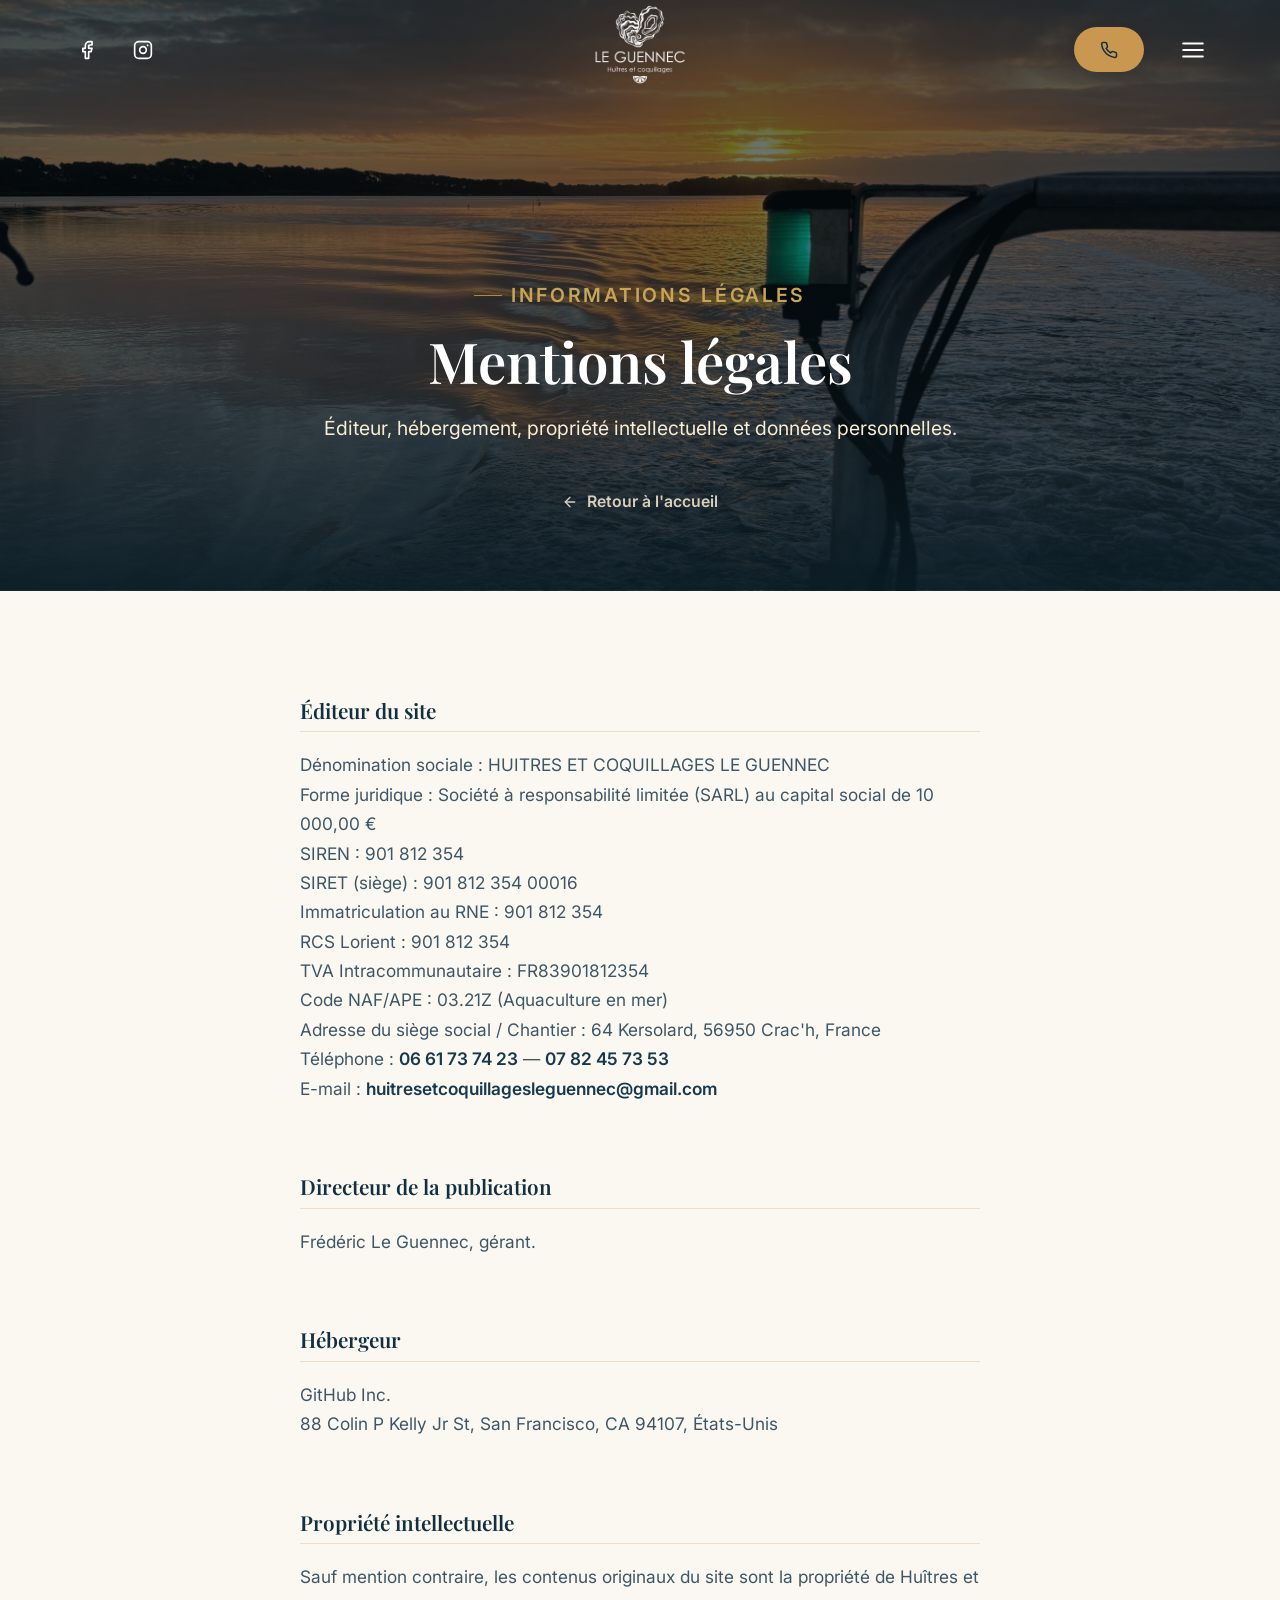
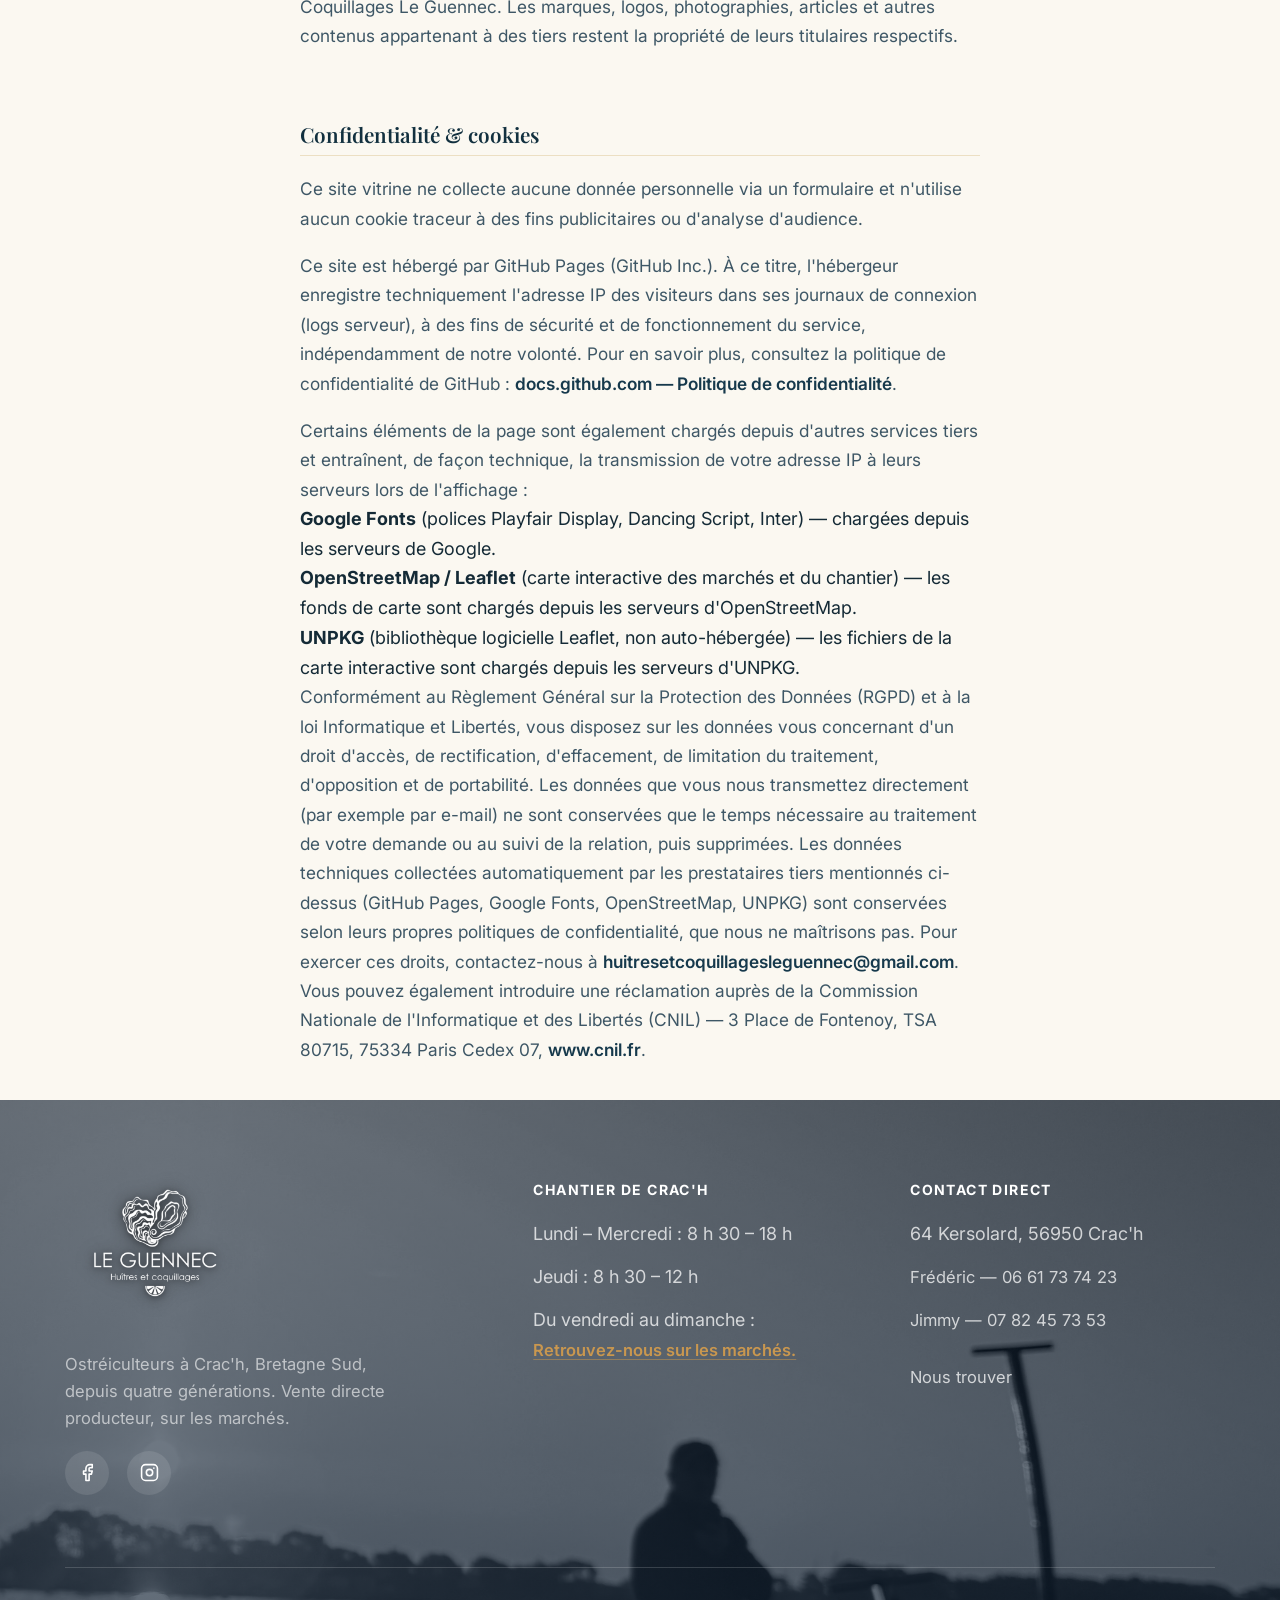
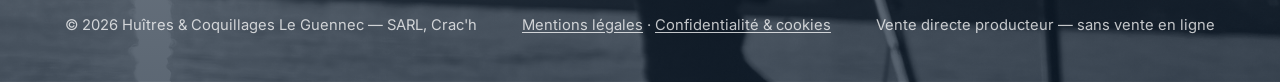
<file: mentions-legales.html>
<!DOCTYPE html>
<html lang="fr">
<head>
<meta charset="UTF-8">
<meta name="viewport" content="width=device-width, initial-scale=1">
<meta name="google-site-verification" content="tB6l-SqhukYmrdWB9x6UYOI8P5B4YPythhNkaQeLWqQ" />
<title>Mentions Légales | Huîtres Le Guennec, Producteur en Bretagne Sud</title>
<meta name="description" content="Mentions légales du site Huîtres Le Guennec, producteur d'huîtres de Bretagne Sud : éditeur, hébergeur, propriété intellectuelle et cookies.">
<meta name="keywords" content="huîtres le guennec, huitres le guennec, huitres saint ave, huitres rennes, huitres ploermel, huitres crach, huitres pluneret, huitres vannes, huitres bretagne, vente directe huitres, coquillages golfe du morbihan">
<meta property="og:title" content="Mentions Légales | Huîtres Le Guennec, Producteur en Bretagne Sud">
<meta property="og:description" content="Mentions légales du site Huîtres Le Guennec, producteur d'huîtres de Bretagne Sud : éditeur, hébergeur, propriété intellectuelle et cookies.">
<meta property="og:image" content="https://huitres-leguennec.com/img/og/mentions-legales.jpg">
<meta property="og:image:width" content="1200">
<meta property="og:image:height" content="630">
<meta property="og:type" content="website">
<meta property="og:site_name" content="Huîtres &amp; Coquillages Le Guennec">
<meta property="og:locale" content="fr_FR">
<meta property="og:url" content="https://huitres-leguennec.com/mentions-legales">
<link rel="canonical" href="https://huitres-leguennec.com/mentions-legales">
<link rel="icon" type="image/png" sizes="48x48" href="/favicon-48x48.png">
<link rel="icon" type="image/png" sizes="192x192" href="/favicon-192x192.png">
<link rel="icon" type="image/png" sizes="32x32" href="/favicon-32x32.png">
<link rel="icon" type="image/png" sizes="16x16" href="/favicon-16x16.png">
<link rel="apple-touch-icon" sizes="180x180" href="/apple-touch-icon.png">
<link rel="preconnect" href="https://fonts.googleapis.com">
<link rel="preconnect" href="https://fonts.gstatic.com" crossorigin>
<link href="https://fonts.googleapis.com/css2?family=Playfair+Display:wght@500;600;700&family=Dancing+Script:wght@600;700&family=Inter:wght@400;500;600;700&display=swap" rel="stylesheet">
<link rel="stylesheet" href="css/style.css?v=195">
<script type="application/ld+json">
{
  "@context": "https://schema.org",
  "@type": "BreadcrumbList",
  "itemListElement": [
    {
      "@type": "ListItem",
      "position": 1,
      "name": "Accueil",
      "item": "https://huitres-leguennec.com/"
    },
    {
      "@type": "ListItem",
      "position": 2,
      "name": "Mentions légales",
      "item": "https://huitres-leguennec.com/mentions-legales"
    }
  ]
}
</script>
<script>document.documentElement.classList.add("js");</script>
</head>
<body>
<a class="skip-link" href="#main">Aller au contenu principal</a>

<!-- ============ EN-TÊTE ============ -->
<header class="site-header" id="site-header">
  <div class="container header-brand-row">
    <div class="header-social">
      <a href="https://www.facebook.com/p/Huitres-et-coquillages-Le-guennec-Frederic-100067875047305/" target="_blank" rel="noopener noreferrer" aria-label="Notre page Facebook" class="header-social-link">
        <svg viewBox="0 0 24 24" fill="none" stroke="currentColor" stroke-width="2" stroke-linecap="round" stroke-linejoin="round"><path d="M18 2h-3a5 5 0 0 0-5 5v3H7v4h3v8h4v-8h3l1-4h-4V7a1 1 0 0 1 1-1h3z"/></svg>
      </a>
      <a href="https://www.instagram.com/huitresetcoquillages_leguennec/" target="_blank" rel="noopener noreferrer" aria-label="Notre page Instagram" class="header-social-link">
        <svg viewBox="0 0 24 24" fill="none" stroke="currentColor" stroke-width="2" stroke-linecap="round" stroke-linejoin="round"><rect x="2" y="2" width="20" height="20" rx="5"/><circle cx="12" cy="12" r="4"/><path d="M17.5 6.5h.01"/></svg>
      </a>
    </div>
    <a href="/" class="brand-center" aria-label="Accueil — Huîtres &amp; Coquillages Le Guennec">
      <img class="logo-white" src="img/logo-blanc.png" width="600" height="595" alt="" aria-hidden="true">
      <img class="logo-color" src="img/logo.png" width="600" height="595" alt="" aria-hidden="true">
    </a>
    <div class="header-actions">
      <div class="call-menu" id="call-menu">
        <button type="button" class="btn btn-primary header-cta" id="call-menu-toggle" aria-haspopup="true" aria-expanded="false" aria-controls="call-menu-panel">
          <svg viewBox="0 0 24 24" fill="none" stroke="currentColor" stroke-width="2" stroke-linecap="round" stroke-linejoin="round"><path d="M22 16.92v3a2 2 0 0 1-2.18 2 19.79 19.79 0 0 1-8.63-3.07 19.5 19.5 0 0 1-6-6 19.79 19.79 0 0 1-3.07-8.67A2 2 0 0 1 4.11 2h3a2 2 0 0 1 2 1.72c.127.96.361 1.903.7 2.81a2 2 0 0 1-.45 2.11L8.09 9.91a16 16 0 0 0 6 6l1.27-1.27a2 2 0 0 1 2.11-.45c.907.339 1.85.573 2.81.7A2 2 0 0 1 22 16.92z"/></svg>
          <span>Appeler / Commander</span>
        </button>
        <div class="call-menu-panel" id="call-menu-panel" role="menu" aria-hidden="true">
          <a href="tel:0661737423" class="call-menu-link" role="menuitem">Frédéric : 06 61 73 74 23</a>
          <a href="tel:0782457353" class="call-menu-link" role="menuitem">Jimmy : 07 82 45 73 53</a>
        </div>
      </div>
      <button class="nav-toggle" id="nav-toggle" aria-label="Ouvrir le menu" aria-expanded="false" aria-controls="main-nav">
        <svg viewBox="0 0 24 24" fill="none" stroke="currentColor" stroke-width="2" stroke-linecap="round"><line x1="3" y1="6" x2="21" y2="6"/><line x1="3" y1="12" x2="21" y2="12"/><line x1="3" y1="18" x2="21" y2="18"/></svg>
      </button>
    </div>
  </div>

  <div class="header-nav-row">
    <div class="container nav-row-inner">
      <div class="nav-overlay" id="nav-overlay"></div>
      <nav class="main-nav" id="main-nav" aria-label="Navigation principale">
        <button class="nav-toggle nav-close" id="nav-close" aria-label="Fermer le menu">
          <svg viewBox="0 0 24 24" fill="none" stroke="currentColor" stroke-width="2" stroke-linecap="round"><line x1="18" y1="6" x2="6" y2="18"/><line x1="6" y1="6" x2="18" y2="18"/></svg>
        </button>
        <ul>
          <li><a href="/histoire">Notre Histoire</a></li>
          <li><a href="/nos-produits">Nos Produits</a></li>
          <li><a href="/points-de-vente">Points de Vente</a></li>
          <li><a href="/presse">Presse</a></li>
          <li><a href="/#evenements">Événements</a></li>
          <li><a href="/#faq">FAQ</a></li>
          <li><a href="/#contact">Contact</a></li>
          <li class="nav-call-item"><a href="tel:0661737423">Appeler — 06 61 73 74 23</a></li>
        </ul>
      </nav>
    </div>
  </div>
</header>

<main id="main">

  <!-- ============ EN-TÊTE DE PAGE ============ -->
  <section class="page-hero">
    <div class="container">
      <p class="eyebrow">Informations légales</p>
      <h1>Mentions légales</h1>
      <p>Éditeur, hébergement, propriété intellectuelle et données personnelles.</p>
      <a href="/" class="breadcrumb-back">
        <svg viewBox="0 0 24 24" fill="none" stroke="currentColor" stroke-width="2" stroke-linecap="round" stroke-linejoin="round"><path d="M19 12H5"/><path d="m12 19-7-7 7-7"/></svg>
        Retour à l'accueil
      </a>
    </div>
  </section>

  <!-- ============ CONTENU ============ -->
  <section class="section-pad bg-cream">
    <div class="container legal-content">

      <article class="legal-block reveal">
        <h2>Éditeur du site</h2>
        <p>
        Dénomination sociale : HUITRES ET COQUILLAGES LE GUENNEC<br>
        Forme juridique : Société à responsabilité limitée (SARL) au capital social de 10 000,00 €<br>
        SIREN : 901 812 354<br>
        SIRET (siège) : 901 812 354 00016<br>
        Immatriculation au RNE : 901 812 354<br>
        RCS Lorient : 901 812 354<br>
        TVA Intracommunautaire : FR83901812354<br>
        Code NAF/APE : 03.21Z (Aquaculture en mer)<br>
        Adresse du siège social / Chantier : 64 Kersolard, 56950 Crac&apos;h, France<br>
        Téléphone : <a href="tel:0661737423">06 61 73 74 23</a> — <a href="tel:0782457353">07 82 45 73 53</a><br>
        E-mail : <a href="mailto:huitresetcoquillagesleguennec@gmail.com">huitresetcoquillagesleguennec@gmail.com</a>
        </p>
      </article>

      <article class="legal-block reveal">
        <h2>Directeur de la publication</h2>
        <p>Frédéric Le Guennec, gérant.</p>
      </article>

      <article class="legal-block reveal">
        <h2>Hébergeur</h2>
        <p>GitHub Inc.<br>
        88 Colin P Kelly Jr St, San Francisco, CA 94107, États-Unis</p>
      </article>

      <article class="legal-block reveal">
        <h2>Propriété intellectuelle</h2>
        <p>Sauf mention contraire, les contenus originaux du site sont la propriété de Huîtres et Coquillages Le Guennec. Les marques, logos, photographies, articles et autres contenus appartenant à des tiers restent la propriété de leurs titulaires respectifs.</p>
      </article>

      <article class="legal-block reveal" id="cookies">
        <h2>Confidentialité &amp; cookies</h2>
        <p>Ce site vitrine ne collecte aucune donnée personnelle via un formulaire et n&apos;utilise aucun cookie traceur à des fins publicitaires ou d&apos;analyse d&apos;audience.</p>
        <p>Ce site est hébergé par GitHub Pages (GitHub Inc.). À ce titre, l&apos;hébergeur enregistre techniquement l&apos;adresse IP des visiteurs dans ses journaux de connexion (logs serveur), à des fins de sécurité et de fonctionnement du service, indépendamment de notre volonté. Pour en savoir plus, consultez la politique de confidentialité de GitHub : <a href="https://docs.github.com/site-policy/privacy-policies/github-general-privacy-statement" target="_blank" rel="noopener noreferrer">docs.github.com — Politique de confidentialité</a>.</p>
        <p>Certains éléments de la page sont également chargés depuis d&apos;autres services tiers et entraînent, de façon technique, la transmission de votre adresse IP à leurs serveurs lors de l&apos;affichage :</p>
        <ul>
          <li><strong>Google Fonts</strong> (polices Playfair Display, Dancing Script, Inter) — chargées depuis les serveurs de Google.</li>
          <li><strong>OpenStreetMap / Leaflet</strong> (carte interactive des marchés et du chantier) — les fonds de carte sont chargés depuis les serveurs d&apos;OpenStreetMap.</li>
          <li><strong>UNPKG</strong> (bibliothèque logicielle Leaflet, non auto-hébergée) — les fichiers de la carte interactive sont chargés depuis les serveurs d&apos;UNPKG.</li>
        </ul>
        <p>Conformément au Règlement Général sur la Protection des Données (RGPD) et à la loi Informatique et Libertés, vous disposez sur les données vous concernant d&apos;un droit d&apos;accès, de rectification, d&apos;effacement, de limitation du traitement, d&apos;opposition et de portabilité. Les données que vous nous transmettez directement (par exemple par e-mail) ne sont conservées que le temps nécessaire au traitement de votre demande ou au suivi de la relation, puis supprimées. Les données techniques collectées automatiquement par les prestataires tiers mentionnés ci-dessus (GitHub Pages, Google Fonts, OpenStreetMap, UNPKG) sont conservées selon leurs propres politiques de confidentialité, que nous ne maîtrisons pas. Pour exercer ces droits, contactez-nous à <a href="mailto:huitresetcoquillagesleguennec@gmail.com">huitresetcoquillagesleguennec@gmail.com</a>. Vous pouvez également introduire une réclamation auprès de la Commission Nationale de l&apos;Informatique et des Libertés (CNIL) — 3 Place de Fontenoy, TSA 80715, 75334 Paris Cedex 07, <a href="https://www.cnil.fr" target="_blank" rel="noopener noreferrer">www.cnil.fr</a>.</p>
      </article>

    </div>
  </section>

</main>

<!-- ============ PIED DE PAGE ============ -->
<footer class="site-footer">
  <div class="container">
    <div class="footer-top">
      <div class="footer-brand">
        <img src="img/logo-blanc.png" width="600" height="595" alt="Huîtres &amp; Coquillages Le Guennec">
        <p>Ostréiculteurs à Crac'h, Bretagne Sud, depuis quatre générations. Vente directe producteur, sur les marchés.</p>        <div class="social-row">
          <a href="https://www.facebook.com/p/Huitres-et-coquillages-Le-guennec-Frederic-100067875047305/" target="_blank" rel="noopener noreferrer" aria-label="Notre page Facebook">
            <svg viewBox="0 0 24 24" fill="none" stroke="currentColor" stroke-width="2" stroke-linecap="round" stroke-linejoin="round"><path d="M18 2h-3a5 5 0 0 0-5 5v3H7v4h3v8h4v-8h3l1-4h-4V7a1 1 0 0 1 1-1h3z"/></svg>
          </a>
          <a href="https://www.instagram.com/huitresetcoquillages_leguennec/" target="_blank" rel="noopener noreferrer" aria-label="Notre page Instagram">
            <svg viewBox="0 0 24 24" fill="none" stroke="currentColor" stroke-width="2" stroke-linecap="round" stroke-linejoin="round"><rect x="2" y="2" width="20" height="20" rx="5"/><circle cx="12" cy="12" r="4"/><path d="M17.5 6.5h.01"/></svg>
          </a>
        </div>
      </div>
      <div class="footer-col">
        <h5>Chantier de Crac'h</h5>
        <ul>
          <li>Lundi – Mercredi : 8 h 30 – 18 h</li>
          <li>Jeudi : 8 h 30 – 12 h</li>
          <li>Du vendredi au dimanche : <a href="/points-de-vente" class="btn-footer-marches">Retrouvez-nous sur les marchés.</a></li>
        </ul>
      </div>
      <div class="footer-col">
        <h5>Contact direct</h5>
        <ul>
          <li>64 Kersolard, 56950 Crac'h</li>
          <li><a href="tel:0661737423">Frédéric — 06 61 73 74 23</a></li>
          <li><a href="tel:0782457353">Jimmy — 07 82 45 73 53</a></li>
          <li style="margin-top:var(--space-xs);"><a href="/#contact">Nous trouver</a></li>
        </ul>
      </div>
    </div>
    <div class="footer-bottom">
      <span>© <span id="year"></span> Huîtres &amp; Coquillages Le Guennec — SARL, Crac'h</span>
      <span class="footer-legal-links"><a href="/mentions-legales">Mentions légales</a> · <a href="/mentions-legales#cookies">Confidentialité &amp; cookies</a></span>
      <span>Vente directe producteur — sans vente en ligne</span>
    </div>
  </div>
</footer>

<button type="button" id="back-to-top" class="back-to-top" aria-label="Retour en haut de la page">
  <svg viewBox="0 0 24 24" fill="none" stroke="currentColor" stroke-width="2.2" stroke-linecap="round" stroke-linejoin="round"><path d="M12 19V5"/><path d="m5 12 7-7 7 7"/></svg>
</button>

<script src="js/main.js?v=197"></script>
</body>
</html>
</file>
<file: css/style.css>
/* ==========================================================================
   Huîtres & Coquillages Le Guennec — feuille de style
   Palette extraite du logo officiel (navy/pétrole + crème + or/moutarde)
   Typographie : Playfair Display (titres) + Inter (texte)
   ========================================================================== */

:root {
  /* Couleurs de marque (échantillonnées depuis le logo) */
  --navy-900: #12303F;
  --navy-800: #16394C;
  --navy-700: #1D4560;
  --navy-600: #225173; /* couleur primaire exacte du logo */
  --navy-500: #336489;
  --gold-700: #93752E;
  --gold-600: #AC8B3F; /* accent principal, dérivé du liseré citron du logo */
  --gold-500: #C6A557;
  --gold-300: #E4CE95;
  --btn-gold: #c9974f; /* fond doré unifié pour tous les boutons d'action */
  --btn-gold-hover: #d9ab6a;
  --shell-100: #F8ECD2; /* nacre intérieure de coquille, du logo */
  --cream-100: #FBF8F1; /* fond général */
  --cream-050: #FFFDF9;
  --ink-900: #142A36;   /* texte principal */
  --ink-600: #3E5766;
  --ink-400: #6B818D;
  --white: #FFFFFF;
  --line: rgba(20, 42, 54, 0.12);
  --line-soft: rgba(20, 42, 54, 0.07);

  /* Typographie */
  --font-display: "Playfair Display", "Iowan Old Style", Georgia, serif;
  --font-body: "Inter", -apple-system, BlinkMacSystemFont, "Segoe UI", sans-serif;

  /* Échelle d'espacement */
  --space-3xs: 0.25rem;
  --space-2xs: 0.5rem;
  --space-xs: 0.75rem;
  --space-sm: 1rem;
  --space-md: 1.5rem;
  --space-lg: 2.5rem;
  --space-xl: 4rem;
  --space-2xl: 6rem;
  --space-3xl: 9rem;

  /* Rayons & ombres */
  --radius-sm: 6px;
  --radius-md: 14px;
  --radius-lg: 28px;
  --radius-pill: 999px;
  --shadow-sm: 0 2px 10px rgba(20, 42, 54, 0.08);
  --shadow-md: 0 12px 32px -8px rgba(20, 42, 54, 0.22);
  --shadow-lg: 0 28px 60px -16px rgba(20, 42, 54, 0.35);

  --ease: cubic-bezier(0.16, 1, 0.3, 1);
  --container: 1240px;
}

/* ---------- Reset minimal ---------- */
*, *::before, *::after { box-sizing: border-box; }
html { scroll-behavior: smooth; width: 100%; position: relative; font-size: 112.5%; }
@media (prefers-reduced-motion: reduce) {
  html { scroll-behavior: auto; }
  *, *::before, *::after {
    animation-duration: 0.01ms !important;
    animation-iteration-count: 1 !important;
    transition-duration: 0.01ms !important;
    scroll-behavior: auto !important;
  }
}
body, h1, h2, h3, h4, p, figure, blockquote { margin: 0; }
img { max-width: 100%; display: block; }
ul { list-style: none; margin: 0; padding: 0; }
a { color: inherit; text-decoration: none; }
button { font: inherit; cursor: pointer; }

body {
  background: var(--cream-100);
  color: var(--ink-900);
  font-family: var(--font-body);
  font-size: 1rem;
  line-height: 1.65;
  -webkit-font-smoothing: antialiased;
  width: 100%;
  position: relative;
}

h1, h2, h3, h4 {
  font-family: var(--font-display);
  color: var(--navy-900);
  line-height: 1.15;
  font-weight: 600;
}

.skip-link {
  position: absolute;
  left: -999px;
  top: 0;
  background: var(--navy-900);
  color: var(--white);
  padding: var(--space-sm) var(--space-md);
  z-index: 1000;
  border-radius: 0 0 var(--radius-sm) 0;
}
.skip-link:focus {
  left: 0;
}

:focus-visible {
  outline: 3px solid var(--gold-600);
  outline-offset: 3px;
}

.container {
  width: 100%;
  max-width: var(--container);
  margin-inline: auto;
  padding-inline: var(--space-md);
}

@media (min-width: 768px) {
  .container { padding-inline: var(--space-lg); }
}

.eyebrow {
  display: inline-flex;
  align-items: center;
  gap: var(--space-2xs);
  font-family: var(--font-body);
  font-size: 0.78rem;
  font-weight: 600;
  letter-spacing: 0.14em;
  text-transform: uppercase;
  color: var(--gold-700);
  margin-bottom: var(--space-sm);
}
.eyebrow::before {
  content: "";
  width: 28px;
  height: 1px;
  background: var(--gold-600);
}

.section-head {
  max-width: 640px;
  margin-bottom: var(--space-xl);
}
.section-head.center { margin-inline: auto; text-align: center; }
.section-head h2 { font-size: clamp(1.9rem, 3.4vw, 2.75rem); }
.section-head p { margin-top: var(--space-sm); color: var(--ink-600); font-size: 1.08rem; }

section { position: relative; }
.section-pad { padding-block: var(--space-2xl); }
@media (max-width: 640px) {
  .section-pad { padding-block: var(--space-xl); }
}

.bg-cream { background: var(--cream-100); }
.bg-white { background: var(--white); }
.bg-navy { background: var(--navy-900); color: var(--shell-100); }
.bg-navy h2, .bg-navy h3 { color: var(--white); }
.bg-shell { background: var(--shell-100); }

/* ---------- Boutons ---------- */
.btn {
  display: inline-flex;
  align-items: center;
  gap: var(--space-2xs);
  padding: 0.9rem 1.7rem;
  border-radius: var(--radius-pill);
  font-weight: 600;
  font-size: 0.95rem;
  border: 1px solid transparent;
  transition: transform 0.25s var(--ease), box-shadow 0.25s var(--ease), background 0.25s var(--ease), color 0.25s var(--ease);
  white-space: nowrap;
  min-height: 44px;
}
.btn:hover { transform: translateY(-2px); }
.btn-primary {
  background: var(--btn-gold);
  color: var(--navy-900);
  box-shadow: var(--shadow-sm);
}
.btn-primary:hover { background: var(--btn-gold-hover); box-shadow: var(--shadow-md); }
.btn-ghost {
  background: rgba(255,255,255,0.14);
  color: var(--white);
  border-color: rgba(255,255,255,0.75);
  border-width: 2px;
  backdrop-filter: blur(6px);
  font-weight: 700;
}
.btn-ghost:hover { background: var(--white); color: var(--navy-900); border-color: var(--white); }
.btn-outline {
  background: transparent;
  color: var(--navy-800);
  border-color: var(--navy-800);
}
.btn-outline:hover { background: var(--navy-800); color: var(--white); }
.btn svg { width: 18px; height: 18px; flex-shrink: 0; }

/* ---------- Header ---------- */
.site-header {
  position: fixed;
  inset-inline: 0;
  top: 0;
  z-index: 100;
  transition: background 0.35s var(--ease), box-shadow 0.35s var(--ease);
}
#archives { scroll-margin-top: 110px; }
#archives .section-head h2 { padding-top: var(--space-md); }
.site-header.is-scrolled {
  background: rgba(251, 248, 241, 0.92);
  backdrop-filter: blur(10px);
  box-shadow: var(--shadow-sm);
}

/* Ligne 1 : reseaux sociaux / logo centre / appel, sur 3 colonnes */
.header-brand-row {
  position: relative;
  display: flex;
  justify-content: space-between;
  align-items: center;
  padding-block: var(--space-md) var(--space-sm);
  transition: padding-block 0.35s var(--ease);
}
.site-header.is-scrolled .header-brand-row { padding-block: var(--space-2xs); }
.brand-center {
  display: inline-flex;
  align-items: center;
  position: absolute;
  left: 50%;
  top: 50%;
  transform: translate(-50%, -50%);
  z-index: 2;
}
.brand-center img { height: 130px; width: auto; transition: height 0.35s var(--ease); }
.site-header.is-scrolled .brand-center img { height: 100px; }
.brand-center .logo-color { display: none; }
.site-header.is-scrolled .brand-center .logo-white { display: none; }
.site-header.is-scrolled .brand-center .logo-color { display: block; }
@media (max-width: 640px) {
  .brand-center img { height: 95px; }
  .site-header.is-scrolled .brand-center img { height: 65px; }
}

/* Ligne 2 : navigation centrée, actions à droite */
.header-nav-row {
  border-top: 1px solid rgba(255,255,255,0.16);
  padding-block: var(--space-sm);
  transition: padding-block 0.35s var(--ease), border-color 0.35s var(--ease);
}
.site-header.is-scrolled .header-nav-row { border-top-color: var(--line-soft); padding-block: var(--space-2xs); }
.nav-row-inner {
  position: relative;
  display: flex;
  align-items: center;
  justify-content: space-between;
  gap: var(--space-lg);
}
.main-nav { flex: 1 1 auto; min-width: 0; display: flex; justify-content: center; }
.main-nav ul {
  display: flex;
  align-items: center;
  flex-wrap: wrap;
  justify-content: center;
  gap: 25px;
}
.main-nav a {
  font-size: 0.95rem;
  font-weight: 600;
  color: var(--white);
  position: relative;
  padding-block: var(--space-2xs);
  padding-inline: var(--space-3xs);
  transition: color 0.3s var(--ease);
}
.site-header.is-scrolled .main-nav a { color: var(--navy-800); }
.main-nav a::after {
  content: "";
  position: absolute;
  left: 0; right: 0; bottom: -4px;
  height: 2px;
  background: var(--gold-500);
  transform: scaleX(0);
  transform-origin: left;
  transition: transform 0.3s var(--ease);
}
.main-nav a:hover::after,
.main-nav a:focus-visible::after { transform: scaleX(1); }

.header-actions {
  position: static;
  flex: 0 0 auto;
  display: flex;
  align-items: center;
  gap: var(--space-md);
}
.header-actions .btn-primary { padding: 0.7rem 1.4rem; font-size: 0.88rem; }

/* ---------- Menu d'appel (bouton "Appeler / Commander") ---------- */
.call-menu { position: relative; }
.call-menu-toggle { cursor: pointer; }
.call-menu-panel {
  position: absolute;
  top: calc(100% + 10px);
  right: 0;
  z-index: 150;
  width: max-content;
  min-width: 240px;
  max-width: min(300px, calc(100vw - 24px));
  background: var(--white);
  border: 1px solid var(--line);
  border-radius: var(--radius-lg);
  box-shadow: var(--shadow-lg);
  padding: var(--space-sm);
  opacity: 0;
  transform: translateY(-8px);
  pointer-events: none;
  transition: opacity 0.2s var(--ease), transform 0.2s var(--ease);
}
.call-menu-panel.is-open {
  opacity: 1;
  transform: translateY(0);
  pointer-events: auto;
}
.call-menu-link {
  display: flex;
  align-items: center;
  gap: 8px;
  padding: 0.55rem 0.6rem;
  border-radius: var(--radius-md, 10px);
  color: var(--navy-900);
  font-weight: 600;
  font-size: 0.92rem;
  transition: background 0.2s var(--ease), color 0.2s var(--ease);
}
.call-menu-link:hover, .call-menu-link:focus-visible { background: var(--shell-100); color: var(--gold-700); }

.header-social {
  display: flex;
  align-items: center;
  gap: 12px;
}
.header-social-link {
  display: inline-flex;
  align-items: center;
  justify-content: center;
  width: 44px;
  height: 44px;
  color: var(--white);
  transition: opacity 0.25s var(--ease), transform 0.25s var(--ease), color 0.25s var(--ease);
}
.header-social-link svg { width: 20px; height: 20px; }
.header-social-link:hover,
.header-social-link:focus-visible { opacity: 0.8; transform: scale(1.05); }
.site-header.is-scrolled .header-social-link { color: var(--navy-800); }

.nav-toggle {
  display: none;
  background: none;
  border: none;
  padding: var(--space-2xs);
  width: 44px;
  height: 44px;
  align-items: center;
  justify-content: center;
}
.nav-toggle svg { width: 26px; height: 26px; color: var(--white); }
.site-header.is-scrolled .nav-toggle svg { color: var(--navy-900); }

@media (max-width: 1300px) {
  .nav-overlay {
    position: fixed;
    inset: 0;
    background: rgba(10, 22, 32, 0.55);
    z-index: 99998;
    opacity: 0;
    visibility: hidden;
    pointer-events: none;
    transition: opacity 0.3s ease, visibility 0s linear 0.3s;
  }
  .nav-overlay.is-open {
    opacity: 1;
    visibility: visible;
    pointer-events: auto;
    transition: opacity 0.3s ease, visibility 0s linear 0s;
  }
  .main-nav {
    position: fixed;
    top: 0;
    right: 0;
    left: auto;
    width: min(85vw, 340px);
    min-height: 100dvh;
    height: 100dvh;
    overflow-y: auto;
    overflow-x: hidden;
    background-color: var(--navy-900) !important;
    display: flex !important;
    align-items: flex-start;
    justify-content: flex-start;
    padding: 88px 24px 32px;
    z-index: 99999;
    pointer-events: none;
    visibility: hidden;
    opacity: 0;
    box-shadow: -12px 0 40px rgba(0,0,0,0.2);
    transform: translateX(100%);
    transition: transform 0.3s ease, opacity 0.3s ease, visibility 0s linear 0.3s;
  }
  .main-nav::before {
    content: "";
    position: absolute;
    inset: 0;
    background-image: url('../img/logo-huitres-coeur.png');
    background-repeat: no-repeat;
    background-position: center;
    background-size: 95% auto;
    opacity: 0.07;
    pointer-events: none;
    z-index: 0;
  }
  .main-nav > * { position: relative; z-index: 1; }
  .main-nav.is-open {
    pointer-events: auto;
    visibility: visible;
    opacity: 1;
    transform: translateX(0);
    transition: transform 0.3s ease, opacity 0.3s ease, visibility 0s linear 0s;
  }
  @media (prefers-reduced-motion: reduce) {
    .main-nav, .nav-overlay { transition: opacity 0.2s linear, visibility 0s linear 0.2s; transform: none; }
    .main-nav.is-open, .nav-overlay.is-open { transition: opacity 0.2s linear, visibility 0s linear 0s; }
  }
  .main-nav ul li {
    opacity: 0;
    transform: translateY(10px);
    transition: opacity 0.3s var(--ease), transform 0.3s var(--ease);
  }
  .main-nav.is-open ul li { opacity: 1; transform: translateY(0); }
  .main-nav.is-open ul li:nth-child(1) { transition-delay: 0.08s; }
  .main-nav.is-open ul li:nth-child(2) { transition-delay: 0.11s; }
  .main-nav.is-open ul li:nth-child(3) { transition-delay: 0.14s; }
  .main-nav.is-open ul li:nth-child(4) { transition-delay: 0.17s; }
  .main-nav.is-open ul li:nth-child(5) { transition-delay: 0.2s; }
  .main-nav.is-open ul li:nth-child(6) { transition-delay: 0.23s; }
  .main-nav.is-open ul li:nth-child(7) { transition-delay: 0.26s; }
  .main-nav.is-open ul li:nth-child(8) { transition-delay: 0.29s; }
  @media (prefers-reduced-motion: reduce) {
    .main-nav ul li { opacity: 1; transform: none; transition: none; }
  }
  .main-nav ul { flex-direction: column; gap: 0; text-align: left; align-items: stretch; }
  .main-nav a {
    color: var(--white);
    font-size: 1.15rem;
    padding-block: 0.45rem;
    display: block;
    width: 100%;
    border-bottom: 1px solid rgba(255, 255, 255, 0.1);
  }
  .main-nav a::after { display: none; }
  .nav-close svg { color: var(--white) !important; }
  .header-actions .btn-primary span { display: none; }
  .nav-toggle { display: inline-flex; z-index: 101; }
  body.nav-is-open .header-actions .nav-toggle:not(.nav-close) { visibility: hidden; }
  html.nav-is-open,
  body.nav-is-open { overflow: hidden; height: 100%; }
  .header-nav-row { border-top: none; padding-block: 0; }
}
@media (min-width: 1301px) {
  .nav-close { display: none; }
}

/* ---------- Hero ---------- */
.hero {
  min-height: 74svh;
  display: flex;
  align-items: flex-end;
  position: relative;
  color: var(--white);
  overflow: hidden;
}
.hero-media {
  position: absolute;
  inset: 0;
  z-index: 0;
}
.hero-media img {
  width: 100%;
  height: 100%;
  object-fit: cover;
  object-position: 76% 40%;
}
.hero-media::before {
  content: "";
  position: absolute;
  inset: 0;
  background: rgba(0,0,0,0.4);
  z-index: 1;
}
.hero-media::after {
  content: "";
  position: absolute;
  inset: 0;
  background: linear-gradient(180deg, rgba(18,48,63,0.55) 0%, rgba(18,48,63,0.25) 32%, rgba(18,48,63,0.55) 78%, rgba(18,48,63,0.92) 100%);
  z-index: 1;
}
.hero-inner {
  position: relative;
  z-index: 1;
  padding-block: calc(var(--space-3xl) + 6.5rem) var(--space-xl);
  width: 100%;
}
.hero-text-block {
  max-width: 620px;
  margin-inline: auto;
  text-align: center;
}
.hero .eyebrow {
  color: var(--gold-300);
}
.hero .eyebrow::before { background: var(--gold-300); }
.hero h1 {
  font-size: clamp(1.9rem, 3.6vw, 2.9rem);
  color: var(--white);
  text-shadow: 0 4px 24px rgba(0,0,0,0.35);
  line-height: 1.18;
}
.hero .tagline {
  margin-top: var(--space-md);
  font-size: clamp(1rem, 1.3vw, 1.15rem);
  color: var(--shell-100);
  text-shadow: 0 2px 12px rgba(0,0,0,0.3);
}
.hero-ctas {
  margin-top: var(--space-lg);
  display: flex;
  flex-wrap: wrap;
  justify-content: center;
  gap: var(--space-sm);
}
.hero-ctas .btn { padding-inline: 1.3rem; font-size: 0.9rem; white-space: normal; }
.scroll-cue {
  position: absolute;
  bottom: var(--space-lg);
  right: var(--space-lg);
  display: flex;
  flex-direction: column;
  align-items: center;
  gap: var(--space-2xs);
  font-size: 0.72rem;
  letter-spacing: 0.16em;
  text-transform: uppercase;
  color: rgba(255,255,255,0.75);
  z-index: 1;
}
.scroll-cue .line {
  width: 1px; height: 46px;
  background: linear-gradient(180deg, rgba(255,255,255,0.9), transparent);
  animation: scrollpulse 2.2s ease-in-out infinite;
}
@keyframes scrollpulse {
  0%, 100% { transform: scaleY(1); opacity: .6; }
  50% { transform: scaleY(0.55); opacity: 1; }
}
@media (max-width: 640px) {
  .scroll-cue { display: none; }
}

/* ---------- Bandeau "Où nous trouver aujourd'hui ?" (Hero, style pilule) ---------- */
.hero-market-pill {
  display: block;
  width: fit-content;
  max-width: 100%;
  margin: var(--space-md) auto 0;
  padding: 0.7rem 1.6rem;
  background: rgba(13, 24, 38, 0.55);
  border: 1px solid rgba(198, 165, 87, 0.55);
  border-radius: 999px;
  color: var(--white);
  text-align: center;
  backdrop-filter: blur(6px);
}
.hero-market-title {
  font-size: 0.68rem;
  font-weight: 700;
  letter-spacing: 0.14em;
  text-transform: uppercase;
  color: var(--gold-300);
}
.hero-market-line {
  display: flex;
  align-items: center;
  justify-content: center;
  gap: 8px;
  margin-top: 3px;
  font-size: 0.98rem;
  font-weight: 600;
  line-height: 1.35;
}
.hero-market-line + .hero-market-line { margin-top: 1px; font-weight: 500; font-size: 0.88rem; color: var(--shell-100); }
.hero-market-line[hidden] { display: none; }
.hero-market-dot {
  width: 9px;
  height: 9px;
  border-radius: 50%;
  background: #D9534F;
  box-shadow: 0 0 0 3px rgba(217, 83, 79, 0.3);
  flex-shrink: 0;
}
.hero-market-dot.is-live {
  background: #5FAE7A;
  box-shadow: 0 0 0 3px rgba(95, 174, 122, 0.3);
  animation: heroMarketPulse 2.2s ease-in-out infinite;
}
@keyframes heroMarketPulse {
  0%, 100% { opacity: 1; }
  50% { opacity: 0.45; }
}
.hero-market-link {
  display: block;
  width: fit-content;
  margin: var(--space-xs) auto 0;
  font-size: 0.85rem;
  font-weight: 600;
  color: var(--gold-300);
  text-decoration: underline;
  text-underline-offset: 3px;
}
.hero-market-link:hover { color: var(--white); }
@media (max-width: 480px) {
  .hero-market-pill { border-radius: 22px; padding: 0.7rem 1.1rem; }
  .hero-market-line { font-size: 0.92rem; }
}
/* ---------- Bande de réassurance (sous le hero) ---------- */
.reassurance-band {
  background: #0d1826;
  border-bottom: 1px solid rgba(255,255,255,0.08);
}
.reassurance-band ul {
  display: flex;
  flex-wrap: wrap;
  justify-content: center;
  gap: var(--space-2xl);
  row-gap: var(--space-sm);
  padding-block: var(--space-md);
}
.reassurance-band li {
  display: flex;
  align-items: center;
  gap: var(--space-2xs);
  color: var(--white);
  font-weight: 700;
  font-size: 0.98rem;
  letter-spacing: 0.01em;
}

/* ---------- Bandeau atouts ---------- */
.highlights-strip {
  background: var(--navy-900);
  color: var(--shell-100);
  padding-block: var(--space-md);
  border-bottom: 1px solid rgba(255,255,255,0.08);
}
.highlights-strip ul {
  display: flex;
  flex-wrap: wrap;
  justify-content: center;
  gap: var(--space-xl);
  row-gap: var(--space-sm);
}
.highlights-strip li {
  display: flex;
  align-items: center;
  gap: var(--space-xs);
  font-size: 0.92rem;
  font-weight: 600;
  letter-spacing: 0.02em;
}
.highlights-strip svg { width: 22px; height: 22px; color: var(--gold-500); flex-shrink: 0; }

/* ---------- Histoire ---------- */
.histoire-grid {
  display: grid;
  grid-template-columns: 1fr;
  gap: var(--space-xl);
  align-items: start;
}
@media (min-width: 900px) {
  .histoire-grid {
    grid-template-columns: 0.95fr 1.05fr;
    grid-template-areas: "media heading" "media body";
    row-gap: 0;
    column-gap: var(--space-2xl);
    align-items: start;
  }
  .histoire-media { grid-area: media; }
  .histoire-heading { grid-area: heading; }
  .histoire-text-body, .histoire-teaser { grid-area: body; }
}
.histoire-media { position: relative; text-align: center; }
.histoire-media img {
  border-radius: var(--radius-lg);
  box-shadow: var(--shadow-lg);
  width: auto;
  height: auto;
  max-width: 100%;
  max-height: 320px;
  object-fit: contain;
  display: inline-block;
}
@media (min-width: 900px) {
  .histoire-media img { max-height: 420px; }
}
.histoire-text-body p { color: var(--ink-600); margin-bottom: var(--space-sm); font-size: 1.05rem; }

/* ---------- La Doyenne ---------- */
.doyenne-grid {
  display: grid;
  grid-template-columns: 1fr;
  gap: var(--space-xl);
  align-items: start;
}
@media (min-width: 900px) {
  .doyenne-grid {
    grid-template-columns: 0.85fr 1.15fr;
    grid-template-areas: "media heading" "media body";
    gap: var(--space-2xl);
    row-gap: 0;
    align-items: start;
  }
  .doyenne-media { grid-area: media; }
  .doyenne-heading { grid-area: heading; }
  .doyenne-text-body { grid-area: body; }
}
.doyenne-media { max-width: 360px; margin-inline: auto; }
@media (min-width: 900px) {
  .doyenne-media { max-width: none; margin-inline: 0; }
}
.step-carousel.doyenne-carousel {
  aspect-ratio: 3 / 4;
  border-radius: var(--radius-lg);
  box-shadow: var(--shadow-lg);
}
.doyenne-heading h2 { font-size: clamp(1.9rem, 3.4vw, 2.75rem); margin-top: var(--space-2xs); margin-bottom: var(--space-sm); }
.doyenne-text-body p { color: var(--ink-600); font-size: 1.05rem; }
.pull-quote {
  font-family: var(--font-display);
  font-style: italic;
  font-size: 1.35rem;
  color: var(--navy-800);
  border-left: 3px solid var(--gold-500);
  padding-left: var(--space-md);
  margin-block: var(--space-lg);
  line-height: 1.5;
}
.pull-quote cite {
  display: block;
  margin-top: var(--space-xs);
  font-family: var(--font-body);
  font-style: normal;
  font-size: 0.85rem;
  font-weight: 600;
  color: var(--ink-400);
  letter-spacing: 0.02em;
}
/* ---------- Presse ---------- */
.presse-block {
  margin-top: var(--space-2xl);
  background: var(--white);
  border: 1px solid var(--line-soft);
  border-radius: var(--radius-lg);
  padding: var(--space-xl);
  box-shadow: var(--shadow-sm);
}
.presse-head {
  display: flex;
  align-items: center;
  justify-content: space-between;
  flex-wrap: wrap;
  gap: var(--space-sm);
  margin-bottom: var(--space-lg);
  padding-bottom: var(--space-md);
  border-bottom: 1px solid var(--line-soft);
}
.presse-head h3 { font-size: 1.3rem; }
.presse-source {
  display: flex;
  align-items: center;
  gap: var(--space-2xs);
  font-size: 0.8rem;
  font-weight: 600;
  color: var(--ink-400);
  letter-spacing: 0.03em;
}
.presse-source svg { width: 18px; height: 18px; color: var(--gold-600); }
.presse-quotes {
  display: grid;
  grid-template-columns: repeat(auto-fit, minmax(min(240px, 100%), 1fr));
  gap: var(--space-lg);
}
.presse-quote {
  font-family: var(--font-display);
  font-style: italic;
  font-size: 1.08rem;
  color: var(--navy-800);
  line-height: 1.5;
  position: relative;
  padding-left: var(--space-md);
}
.presse-quote::before {
  content: "\201C";
  position: absolute;
  left: -0.15em;
  top: -0.1em;
  font-size: 2rem;
  color: var(--gold-500);
  font-family: var(--font-display);
}
.presse-caption {
  margin-top: var(--space-lg);
  font-size: 0.86rem;
  color: var(--ink-400);
  font-style: italic;
}

/* ---------- Frise chronologique ---------- */
.timeline {
  position: relative;
  max-width: 760px;
  margin-top: var(--space-xl);
}
.timeline::before {
  content: "";
  position: absolute;
  left: 27px;
  top: 8px;
  bottom: 8px;
  width: 2px;
  background: linear-gradient(180deg, var(--gold-500), var(--line));
}
.timeline-item {
  position: relative;
  display: flex;
  gap: var(--space-lg);
  padding-bottom: var(--space-xl);
}
.timeline-item:last-child { padding-bottom: 0; }
.timeline-dot {
  flex-shrink: 0;
  width: 56px;
  height: 56px;
  border-radius: 50%;
  background: var(--white);
  border: 2px solid var(--gold-500);
  color: var(--navy-800);
  display: flex;
  align-items: center;
  justify-content: center;
  z-index: 1;
  box-shadow: var(--shadow-sm);
}
.timeline-item.is-medal .timeline-dot { background: var(--gold-500); color: var(--navy-900); }
.timeline-dot svg { width: 24px; height: 24px; }
.timeline-body { padding-top: var(--space-2xs); }
.timeline-year {
  font-family: var(--font-display);
  font-weight: 700;
  font-size: 1.15rem;
  color: var(--gold-700);
}
.timeline-body h4 { margin-top: 2px; font-size: 1.1rem; color: var(--navy-900); }
.timeline-body p { margin-top: var(--space-3xs); color: var(--ink-600); font-size: 0.95rem; max-width: 52ch; }
.timeline-item.is-placeholder .timeline-dot { border-style: dashed; color: var(--ink-400); }
.timeline-item.is-placeholder p { font-style: italic; color: var(--ink-400); }

/* ---------- Page "Nos Points de Vente" ---------- */
.pdv-chantier-contacts { display: flex; flex-wrap: wrap; gap: var(--space-md); margin-top: var(--space-md); }
.pdv-chantier-contacts a { font-weight: 700; color: var(--gold-300); font-size: 0.92rem; }
.pdv-chantier-contacts a:hover { color: var(--white); }

.pdv-layout {
  display: grid;
  grid-template-columns: 1fr;
  gap: var(--space-xl);
}
@media (min-width: 980px) {
  .pdv-layout { grid-template-columns: 1.5fr 1fr; align-items: start; }
  .pdv-layout #marche-map { position: sticky; top: calc(var(--space-lg) + 90px); height: calc(100vh - 160px); min-height: 800px; }
}

/* ---------- Page "Presse & Média" : hero immersif ---------- */
.presse-hero {
  position: relative;
  min-height: max(50vh, 460px);
  display: flex;
  align-items: flex-end;
  color: var(--white);
  overflow: hidden;
}
.presse-hero-media { position: absolute; inset: 0; z-index: 0; }
.presse-hero-media img { width: 100%; height: 100%; object-fit: cover; object-position: center 55%; }
.presse-hero-media::before {
  content: "";
  position: absolute;
  inset: 0;
  background: rgba(0, 0, 0, 0.4);
}
.presse-hero-media::after {
  content: "";
  position: absolute;
  inset: 0;
  background: linear-gradient(180deg, rgba(18,48,63,0.55) 0%, rgba(18,48,63,0.25) 32%, rgba(18,48,63,0.55) 78%, rgba(18,48,63,0.92) 100%);
}
.presse-hero-inner {
  position: relative;
  z-index: 1;
  width: 100%;
  text-align: center;
  padding-block: calc(var(--space-3xl) + 5.5rem) var(--space-2xl);
}
.presse-hero .eyebrow { justify-content: center; color: var(--gold-400, var(--gold-500)); }
.presse-hero h1 { color: var(--white); font-size: clamp(2.1rem, 4.4vw, 3.3rem); text-shadow: 0 4px 24px rgba(0,0,0,0.35); }
.presse-hero-inner p { margin-top: var(--space-sm); max-width: 56ch; margin-inline: auto; color: var(--shell-100); font-size: 1.08rem; }
.presse-hero .breadcrumb-back { color: var(--shell-100); }

/* ---------- Page "Presse & Média" : bandeau logos presse ---------- */
.press-logos-row {
  display: flex;
  align-items: center;
  justify-content: center;
  flex-wrap: wrap;
  gap: var(--space-md);
  margin-top: var(--space-lg);
}
.press-logo-chip {
  display: inline-flex;
  align-items: center;
  justify-content: center;
  background: var(--white);
  border-radius: var(--radius-sm);
  padding: var(--space-2xs) var(--space-sm);
  height: 52px;
  box-shadow: var(--shadow-sm);
}
.press-logo-chip img {
  height: 100%;
  max-height: 32px;
  width: auto;
  display: block;
}

/* ---------- Page "Presse & Média" : reportage TVR (video locale dans un article gazette) ---------- */
.tvr-local-video {
  display: block;
  width: 100%;
  aspect-ratio: 16 / 9;
  border-radius: var(--radius-sm);
  box-shadow: var(--shadow-lg);
  background: var(--ink-900);
  object-fit: cover;
}

/* ---------- Page "Presse & Média" : articles style gazette ---------- */
.gazette-section { padding-block: var(--space-2xl); }
.gazette-article {
  display: grid;
  grid-template-columns: 1.1fr 0.9fr;
  grid-template-areas: "heading media" "body media";
  column-gap: var(--space-2xl);
  row-gap: var(--space-md);
  align-items: start;
  padding-block: var(--space-2xl);
}
.gazette-article-media-left {
  grid-template-columns: 0.9fr 1.1fr;
  grid-template-areas: "media heading" "media body";
}
.gazette-heading { grid-area: heading; }
.gazette-body { grid-area: body; }
.gazette-media { grid-area: media; }
.gazette-article + .gazette-article { border-top: 2px solid var(--line); }
.gazette-media {
  position: relative;
  align-self: start;
}
.gazette-media img {
  width: 100%;
  height: auto;
  display: block;
  border-radius: var(--radius-sm);
  box-shadow: var(--shadow-md);
  background: var(--ink-900);
}
.gazette-media .presse-article-badge {
  position: absolute;
  top: var(--space-sm);
  left: var(--space-sm);
  background: rgba(18,48,63,0.85);
  color: var(--white);
  font-size: 0.7rem;
  font-weight: 700;
  letter-spacing: 0.04em;
  text-transform: uppercase;
  padding: 0.35rem 0.7rem;
  border-radius: var(--radius-pill);
}

.gazette-body { max-width: 62ch; }
.gazette-kicker {
  font-family: var(--font-body);
  font-size: 0.78rem;
  font-weight: 700;
  letter-spacing: 0.08em;
  text-transform: uppercase;
  color: var(--gold-600);
  margin-bottom: var(--space-2xs);
}
.gazette-headline {
  font-family: var(--font-display);
  color: var(--navy-900);
  font-size: clamp(1.4rem, 2.6vw, 1.9rem);
  line-height: 1.2;
}
.gazette-headline span {
  display: block;
  font-family: var(--font-body);
  font-weight: 500;
  font-size: 0.62em;
  color: var(--ink-400);
  margin-top: var(--space-2xs);
  letter-spacing: 0.01em;
}
.gazette-body h3 {
  font-family: var(--font-body);
  font-size: 0.76rem;
  font-weight: 700;
  letter-spacing: 0.09em;
  text-transform: uppercase;
  color: var(--navy-800);
  margin-top: var(--space-md);
  margin-bottom: var(--space-2xs);
}
.gazette-body h3:first-of-type { margin-top: 0; }
.gazette-body p {
  font-family: Georgia, "Iowan Old Style", "Times New Roman", serif;
  color: var(--ink-700, var(--ink-600));
  font-size: 1rem;
  line-height: 1.68;
  margin-bottom: var(--space-sm);
}
.gazette-dropcap::first-letter {
  font-family: var(--font-display);
  font-size: 3.2em;
  font-weight: 700;
  float: left;
  line-height: 0.82;
  padding: 0.04em 0.08em 0 0;
  color: var(--navy-900);
}
.gazette-pullquote {
  font-family: var(--font-display);
  font-style: italic;
  color: var(--navy-800);
  font-size: 1.15rem;
  line-height: 1.5;
  margin: var(--space-md) 0;
  padding-left: var(--space-md);
  border-left: 3px solid var(--gold-500);
}
.gazette-pullquote cite {
  display: block;
  margin-top: var(--space-xs);
  font-family: var(--font-body);
  font-style: normal;
  font-size: 0.85rem;
  font-weight: 600;
  color: var(--ink-400);
}
.gazette-source-btn { margin-top: var(--space-sm); }
.gazette-archive-note {
  margin-top: var(--space-sm);
  font-size: 0.78rem;
  font-style: italic;
  color: var(--ink-400);
}
.gazette-footnote {
  margin-top: var(--space-xl);
  padding-top: var(--space-xl);
  border-top: 1px solid var(--line);
  font-size: 0.85rem;
  color: var(--ink-400);
  text-align: center;
}

.gazette-article-feature {
  grid-template-columns: 1fr 1fr;
  column-gap: var(--space-2xl);
  row-gap: var(--space-md);
  padding-block: calc(var(--space-2xl) + var(--space-lg));
}
.gazette-article-feature .gazette-body { max-width: none; }
.gazette-article-feature .gazette-media img { box-shadow: var(--shadow-lg); }

@media (max-width: 860px) {
  .gazette-article,
  .gazette-article-media-left {
    grid-template-columns: 1fr;
    grid-template-areas: "heading" "media" "body";
  }
  .gazette-body { max-width: none; }
}

/* ---------- Page "Notre Histoire" : en-tête ---------- */
.page-hero {
  padding-block: calc(var(--space-3xl) + 5.5rem) var(--space-xl);
  background-image:
    linear-gradient(rgba(0, 0, 0, 0.4), rgba(0, 0, 0, 0.4)),
    linear-gradient(180deg, rgba(18, 48, 63, 0.55) 0%, rgba(18, 48, 63, 0.25) 32%, rgba(18, 48, 63, 0.55) 78%, rgba(18, 48, 63, 0.92) 100%),
    url('../img/hero.jpg');
  background-size: cover;
  background-position: center;
  background-repeat: no-repeat;
  color: var(--shell-100);
  text-align: center;
}
.page-hero .eyebrow { justify-content: center; color: var(--gold-400, var(--gold-500)); }
.page-hero h1 { color: var(--white); font-size: clamp(2rem, 4.4vw, 3.2rem); }
.page-hero p { margin-top: var(--space-sm); max-width: 56ch; margin-inline: auto; color: var(--shell-100); font-size: 1.08rem; }
.breadcrumb-back {
  display: inline-flex;
  align-items: center;
  gap: var(--space-2xs);
  margin-top: var(--space-lg);
  font-size: 0.88rem;
  font-weight: 600;
  color: var(--shell-100);
  opacity: 0.85;
  transition: opacity 0.25s var(--ease);
}
.breadcrumb-back:hover { opacity: 1; }
.breadcrumb-back svg { width: 16px; height: 16px; }

.archive-note {
  margin-top: var(--space-xl);
  display: flex;
  gap: var(--space-md);
  align-items: flex-start;
  padding: var(--space-lg);
  background: var(--shell-100);
  border-radius: var(--radius-md);
  border: 1px dashed var(--gold-500);
}
.archive-note svg { width: 26px; height: 26px; color: var(--gold-700); flex-shrink: 0; }
.archive-note p { font-size: 0.95rem; color: var(--ink-600); }
.archive-note strong { color: var(--navy-900); }

.histoire-teaser {
  display: flex;
  flex-direction: column;
  align-items: flex-start;
  gap: var(--space-sm);
}
.histoire-teaser .btn-outline { margin-top: var(--space-sm); }

/* ---------- Galerie d'archives ---------- */
.archive-era { margin-top: var(--space-xl); }
.archive-era:first-of-type { margin-top: 0; }
.archive-era-title {
  font-size: clamp(1.15rem, 1.8vw, 1.4rem);
  font-weight: 700;
  color: var(--navy-700);
  text-align: center;
  padding-bottom: 0.6rem;
  margin-bottom: 1.5rem;
  border-bottom: 1px solid var(--gold-300);
}
.archives-grid {
  display: grid;
  grid-template-columns: repeat(auto-fit, minmax(min(230px, 100%), 260px));
  justify-content: center;
  gap: var(--space-md);
}
.archive-card {
  position: relative;
  border-radius: var(--radius-md);
  overflow: hidden;
  aspect-ratio: 4/3;
  box-shadow: var(--shadow-sm);
  transition: transform 0.35s var(--ease), box-shadow 0.35s var(--ease);
}
.archive-card:hover { transform: translateY(-5px); box-shadow: var(--shadow-md); }
.archive-card { cursor: zoom-in; }
.archive-card:focus-visible { outline: 3px solid var(--gold-600); outline-offset: 3px; }
.archive-card::after {
  content: "";
  position: absolute;
  top: var(--space-2xs);
  right: var(--space-2xs);
  width: 30px;
  height: 30px;
  border-radius: 50%;
  background: rgba(18,48,63,0.55);
  background-image: url("data:image/svg+xml,%3Csvg xmlns='http://www.w3.org/2000/svg' viewBox='0 0 24 24' fill='none' stroke='white' stroke-width='2' stroke-linecap='round' stroke-linejoin='round'%3E%3Ccircle cx='11' cy='11' r='8'/%3E%3Cpath d='m21 21-4.3-4.3'/%3E%3C/svg%3E");
  background-repeat: no-repeat;
  background-position: center;
  background-size: 16px;
  opacity: 0;
  transition: opacity 0.25s var(--ease);
}
.archive-card:hover::after, .archive-card:focus-visible::after { opacity: 1; }
.archive-card img { width: 100%; height: 100%; object-fit: cover; transform: scale(1.12); transition: transform 0.6s var(--ease); }
.archive-card:hover img { transform: scale(1.18); }
.archive-card.is-document img { object-fit: contain; background: var(--ink-900); transform: none; }
.archive-card.is-document:hover img { transform: none; }
.archive-card figcaption {
  position: absolute;
  inset: auto 0 0 0;
  padding: var(--space-sm) var(--space-md);
  background: linear-gradient(180deg, transparent, rgba(18,48,63,0.92));
  color: var(--white);
  font-size: 0.85rem;
  font-weight: 600;
  line-height: 1.3;
}

/* ---------- Production ---------- */
.production-banner {
  position: relative;
  border-radius: var(--radius-lg);
  overflow: hidden;
  box-shadow: var(--shadow-lg);
  margin-bottom: var(--space-xl);
}
.production-banner img { width: 100%; height: clamp(280px, 46vw, 520px); object-fit: cover; }
.production-banner::after {
  content: "";
  position: absolute; inset: 0;
  background: linear-gradient(to bottom, rgba(0,0,0,0.65) 0%, transparent 60%);
}
.production-banner-text {
  position: absolute;
  left: 50%;
  top: 1.5rem;
  transform: translateX(-50%);
  max-width: fit-content;
  display: flex;
  flex-direction: column;
  align-items: center;
  text-align: center;
  background: rgba(15, 23, 42, 0.45);
  backdrop-filter: blur(8px);
  -webkit-backdrop-filter: blur(8px);
  border: 1px solid rgba(255, 255, 255, 0.15);
  padding: 1.25rem 2rem;
  border-radius: 12px;
  color: #FFFFFF !important;
}
.production-banner-text * { color: #FFFFFF !important; text-shadow: 0 2px 4px rgba(0, 0, 0, 0.8); }
.production-banner-text h3 { font-size: clamp(1.5rem, 2.6vw, 2.1rem); }
.production-banner-text p { margin-top: var(--space-sm); font-size: 1.02rem; }
@media (max-width: 768px) {
  .production-banner { min-height: 400px; }
  .production-banner img { height: 400px; min-height: 400px; }
  .production-banner-text {
    position: absolute;
    top: 50%;
    left: 50%;
    transform: translate(-50%, -50%);
    width: 85%;
    max-width: 85%;
    margin: 0;
    border-radius: 12px;
    background: rgba(30, 41, 59, 0.85);
    height: auto;
    max-height: none;
    padding: 1rem 1.25rem;
  }
  .production-banner-text h3 { font-size: 1.3rem; }
  .production-banner-text p { font-size: 0.88rem; }
}

.site-cards {
  display: grid;
  grid-template-columns: repeat(auto-fit, minmax(min(230px, 100%), 1fr));
  gap: var(--space-md);
  margin-bottom: var(--space-xl);
}
.site-card {
  background: var(--white);
  border-radius: var(--radius-md);
  overflow: hidden;
  border: 1px solid var(--line-soft);
  box-shadow: var(--shadow-sm);
  transition: transform 0.3s var(--ease), box-shadow 0.3s var(--ease);
}
.site-card:hover { transform: translateY(-4px); box-shadow: var(--shadow-md); }
.site-card-media { position: relative; aspect-ratio: 16/10; overflow: hidden; }
.site-card-media img { width: 100%; height: 100%; object-fit: cover; transition: transform 0.4s var(--ease); }
.site-card:hover .site-card-media img { transform: scale(1.06); }
.site-card-media svg {
  position: absolute;
  bottom: var(--space-sm);
  left: var(--space-sm);
  width: 34px; height: 34px;
  padding: 6px;
  color: var(--navy-900);
  background: var(--gold-500);
  border-radius: 50%;
}
.site-card-body { padding: var(--space-md) var(--space-lg) var(--space-lg); }
.site-card h3 { font-size: 1.1rem; color: var(--navy-900); margin-bottom: var(--space-3xs); }
.site-card p { font-size: 0.92rem; color: var(--ink-600); }

.hours-box {
  position: relative;
  isolation: isolate;
  overflow: hidden;
  display: flex;
  align-items: center;
  min-height: 420px;
  color: var(--shell-100);
  border-radius: var(--radius-lg);
  padding: var(--space-2xl) var(--space-xl);
  margin-bottom: var(--space-xl);
}
.hours-box::before {
  content: "";
  position: absolute;
  inset: 0;
  z-index: -1;
  background-image: linear-gradient(rgba(13, 24, 38, 0.45), rgba(13, 24, 38, 0.45)), url('../img/chantier-bg.jpg');
  background-size: cover;
  background-position: center;
}
.hours-box-content { max-width: 560px; width: 100%; text-shadow: 0 1px 4px rgba(0, 0, 0, 0.5); }
.hours-box .eyebrow { color: var(--gold-300); }
.hours-box h2 { color: var(--white); font-size: 1.3rem; margin-bottom: var(--space-md); }
.hours-list { display: flex; flex-direction: column; gap: var(--space-xs); margin-bottom: var(--space-md); }
.hours-list li { display: flex; align-items: center; gap: var(--space-xs); font-size: 0.96rem; }
.hours-list svg { width: 20px; height: 20px; color: var(--gold-400, var(--gold-500)); flex-shrink: 0; }
.hours-box .pdv-chantier-contacts { margin-bottom: var(--space-lg); }
.hours-box .btn-primary { flex-shrink: 0; }

.tools-row {
  display: grid;
  grid-template-columns: 1fr;
  gap: var(--space-lg);
  margin-top: var(--space-xl);
  align-items: start;
  background: var(--shell-100);
  border-radius: var(--radius-lg);
  padding: var(--space-lg);
}
@media (min-width: 780px) {
  .tools-row {
    grid-template-columns: 1fr 1.3fr;
    grid-template-areas: "media heading" "media body";
    row-gap: 0;
  }
  .tools-carousel { grid-area: media; }
  .tools-heading { grid-area: heading; }
  .tools-body { grid-area: body; }
}
.tools-row > img { border-radius: var(--radius-md); box-shadow: var(--shadow-sm); aspect-ratio: 4/3; object-fit: cover; }
.step-carousel.tools-carousel { border-radius: var(--radius-md); box-shadow: var(--shadow-sm); }
.tools-row h3 { margin-bottom: var(--space-xs); }
.tools-row ul { display: flex; flex-direction: column; gap: var(--space-xs); }
.tools-row li { font-size: 0.96rem; color: var(--ink-600); display: flex; gap: var(--space-xs); }
.tools-row li::before { content: "—"; color: var(--gold-600); font-weight: 700; }

/* ---------- Produits ---------- */
.produits-intro {
  display: grid;
  grid-template-columns: 1fr;
  gap: var(--space-xl);
  align-items: center;
  margin-bottom: var(--space-2xl);
}
@media (min-width: 900px) {
  .produits-intro { grid-template-columns: 1fr 1fr; }
}
.produits-intro img { border-radius: var(--radius-lg); box-shadow: var(--shadow-lg); width: 100%; aspect-ratio: 5/4; object-fit: cover; }
.no-price-note {
  display: inline-flex;
  align-items: center;
  gap: var(--space-2xs);
  margin-top: var(--space-md);
  padding: var(--space-xs) var(--space-md);
  background: var(--shell-100);
  border-radius: var(--radius-pill);
  font-size: 0.85rem;
  font-weight: 600;
  color: var(--navy-800);
}
.no-price-note svg { width: 18px; height: 18px; color: var(--gold-700); }

.produits-grid {
  display: grid;
  grid-template-columns: repeat(auto-fit, minmax(min(230px, 100%), 1fr));
  gap: var(--space-md);
  margin-bottom: var(--space-2xl);
}
.produit-card {
  position: relative;
  border-radius: var(--radius-md);
  overflow: hidden;
  aspect-ratio: 3/3.6;
  box-shadow: var(--shadow-sm);
  transition: transform 0.35s var(--ease), box-shadow 0.35s var(--ease);
}
.produit-card:hover { transform: translateY(-6px); box-shadow: var(--shadow-md); }
.produit-card img { width: 100%; height: 100%; object-fit: cover; transition: transform 0.6s var(--ease); }
.produit-card:hover img { transform: scale(1.06); }
.produit-card.no-photo {
  background: linear-gradient(160deg, var(--navy-700), var(--navy-900));
  display: flex;
  align-items: center;
  justify-content: center;
}
.produit-card.no-photo svg { width: 46px; height: 46px; color: var(--gold-300); opacity: 0.85; }
.produit-card-overlay {
  position: absolute;
  inset: 0;
  display: flex;
  flex-direction: column;
  justify-content: flex-end;
  padding: var(--space-md);
  background: linear-gradient(180deg, transparent 45%, rgba(18,48,63,0.92) 100%);
  color: var(--white);
}
.produit-card.no-photo .produit-card-overlay { background: none; position: static; padding: 0; text-align: center; }
.produit-card-overlay h4 { color: var(--white); font-size: 1.05rem; }
.produit-card-overlay .tag {
  display: inline-block;
  margin-top: var(--space-3xs);
  font-size: 0.72rem;
  font-weight: 700;
  letter-spacing: 0.05em;
  text-transform: uppercase;
  color: var(--gold-300);
}
.produit-card.no-photo h4 { margin-top: var(--space-xs); font-size: 1rem; color: var(--white); }
.produit-medal {
  position: absolute;
  top: var(--space-sm);
  right: var(--space-sm);
  background: var(--gold-500);
  color: var(--navy-900);
  border-radius: var(--radius-pill);
  padding: 0.3rem 0.7rem;
  font-size: 0.68rem;
  font-weight: 700;
  display: inline-flex;
  align-items: center;
  gap: 4px;
  box-shadow: var(--shadow-sm);
}
.produit-medal svg { width: 13px; height: 13px; }

.calibrage-title {
  font-family: "Dancing Script", var(--font-display), cursive;
  font-weight: 700;
  font-size: clamp(1.7rem, 3vw, 2.3rem);
  text-align: center;
  color: var(--navy-900);
  margin-bottom: var(--space-2xs);
}

/* ---- Schéma des calibres : anneaux concentriques (desktop) ---- */
.calibrage-diagram {
  position: relative;
  width: 100%;
  max-width: 620px;
  aspect-ratio: 680 / 760;
  margin: var(--space-xl) auto;
  display: none;
}
@media (min-width: 820px) { .calibrage-diagram { display: block; } }
.calibrage-rings { position: absolute; inset: 0; width: 100%; height: 100%; }
.calibrage-label {
  position: absolute;
  transform: translate(-50%, -50%);
  text-align: center;
  background: var(--white);
  border: 1px solid var(--line-soft);
  border-radius: var(--radius-sm);
  padding: 0.4rem 0.7rem;
  box-shadow: var(--shadow-sm);
  white-space: nowrap;
}
.calibrage-label strong { display: block; font-family: var(--font-display); font-size: 0.95rem; color: var(--navy-900); }
.calibrage-label span { display: block; font-size: 0.72rem; color: var(--ink-600); line-height: 1.3; }

/* ---- Liste repliée (mobile) ---- */
.calibrage-list-mobile {
  display: flex;
  flex-direction: column;
  gap: var(--space-sm);
  max-width: 420px;
  margin: var(--space-xl) auto;
}
@media (min-width: 820px) { .calibrage-list-mobile { display: none; } }
.calibrage-list-mobile li {
  display: flex;
  align-items: center;
  gap: var(--space-sm);
  padding: var(--space-sm) var(--space-md);
  background: var(--cream-100);
  border: 1px solid var(--line-soft);
  border-radius: var(--radius-md);
}
.calibrage-list-mobile strong { font-family: var(--font-display); font-size: 1rem; color: var(--navy-900); flex-shrink: 0; }
.calibrage-list-mobile span:last-child { font-size: 0.85rem; color: var(--ink-600); }
.calibrage-mobile-dot {
  width: var(--dot-size, 30px);
  height: var(--dot-size, 30px);
  border-radius: 50%;
  background: radial-gradient(circle at 32% 28%, var(--gold-300), var(--gold-600) 72%);
  box-shadow: inset 0 -3px 6px rgba(18,48,63,0.18);
  flex-shrink: 0;
}
.calibrage-mobile-dot.is-largest { background: radial-gradient(circle at 32% 28%, var(--gold-300), var(--navy-700) 78%); }

.calibre-table-wrap { overflow-x: auto; }
table.calibre-table {
  width: 100%;
  border-collapse: collapse;
  min-width: 480px;
}
table.calibre-table th, table.calibre-table td {
  padding: var(--space-sm) var(--space-md);
  text-align: left;
  border-bottom: 1px solid var(--line-soft);
}
table.calibre-table th {
  font-family: var(--font-body);
  font-size: 0.75rem;
  letter-spacing: 0.08em;
  text-transform: uppercase;
  color: var(--ink-400);
  font-weight: 700;
}
table.calibre-table td:first-child { font-family: var(--font-display); font-weight: 600; color: var(--navy-800); font-size: 1.05rem; }
table.calibre-table tr:last-child td { border-bottom: none; }
.conservation-note {
  margin-top: var(--space-lg);
  display: flex;
  gap: var(--space-sm);
  align-items: flex-start;
  padding: var(--space-md);
  background: var(--shell-100);
  border-radius: var(--radius-md);
  font-size: 0.92rem;
  color: var(--ink-600);
}
.conservation-note svg { width: 22px; height: 22px; color: var(--gold-700); flex-shrink: 0; }

/* ---------- Marchés ---------- */
.marches-layout {
  display: grid;
  grid-template-columns: 1fr;
  gap: var(--space-xl);
}
@media (min-width: 980px) {
  .marches-layout { grid-template-columns: 1fr 1.15fr; align-items: start; }
  #marche-map { position: sticky; top: calc(var(--space-lg) + 90px); }
}
#marche-map {
  width: 100%;
  height: 460px;
  border-radius: var(--radius-lg);
  box-shadow: var(--shadow-md);
  border: 6px solid var(--white);
  background: var(--shell-100);
}
@media (max-width: 640px) { #marche-map { height: 340px; } }
#marche-map .leaflet-tile-pane,
#contact-map .leaflet-tile-pane {
  filter: grayscale(45%) sepia(12%) saturate(108%) brightness(1.04);
}
#marche-map .leaflet-bar a, #contact-map .leaflet-bar a { color: var(--navy-800); }

.map-fallback {
  display: flex;
  align-items: center;
  justify-content: center;
  height: 100%;
  padding: var(--space-lg);
  text-align: center;
  color: var(--ink-400);
  font-size: 0.9rem;
}

.marche-schedule { display: flex; flex-direction: column; }

.section-cta { text-align: center; margin-top: var(--space-xl); }

/* ---------- Cartes éditoriales "Nos marchés" (accueil) ---------- */
.marche-editorial-row {
  display: grid;
  grid-template-columns: repeat(auto-fit, minmax(min(220px, 100%), 1fr));
  gap: var(--space-lg);
  max-width: 1080px;
  margin: var(--space-xl) auto 0;
}
.marche-editorial-card {
  background: var(--cream-050);
  border: 1px solid var(--gold-500);
  border-radius: var(--radius-lg);
  overflow: hidden;
  box-shadow: var(--shadow-sm);
  transition: transform 0.3s var(--ease), box-shadow 0.3s var(--ease);
}
.marche-editorial-card:hover { transform: translateY(-4px); box-shadow: var(--shadow-md); }
.marche-editorial-media { position: relative; aspect-ratio: 4/3; overflow: hidden; }
.marche-editorial-media img { width: 100%; height: 100%; object-fit: cover; transition: transform 0.4s var(--ease); }
.marche-editorial-card:hover .marche-editorial-media img { transform: scale(1.06); }
.marche-editorial-badge {
  position: absolute;
  top: var(--space-sm);
  left: var(--space-sm);
  background: var(--btn-gold);
  color: var(--navy-900);
  font-size: 0.72rem;
  font-weight: 700;
  letter-spacing: 0.06em;
  text-transform: uppercase;
  padding: 0.32rem 0.8rem;
  border-radius: var(--radius-pill, 999px);
}
.marche-editorial-body { padding: var(--space-md) var(--space-lg) var(--space-lg); text-align: center; }
.marche-editorial-body h3 { font-family: var(--font-display); font-size: 1.35rem; color: var(--navy-900); margin-bottom: 4px; }
.marche-editorial-body p { font-size: 0.86rem; color: var(--ink-600); font-weight: 600; margin-bottom: var(--space-sm); }
.btn-marche-go {
  display: inline-flex;
  align-items: center;
  justify-content: center;
  width: 100%;
  background: var(--btn-gold);
  color: var(--navy-900);
  font-weight: 700;
  font-size: 0.82rem;
  padding: 0.55rem 1rem;
  border-radius: var(--radius-pill, 999px);
  transition: background 0.25s var(--ease), transform 0.2s var(--ease);
}
.btn-marche-go:hover { background: var(--btn-gold-hover); transform: translateY(-1px); }

/* Rangées de marché — photo + infos, inspirées de quentinetemmeline.fr */
.marche-day-heading {
  font-family: "Dancing Script", var(--font-display), cursive;
  font-weight: 600;
  font-size: 1.6rem;
  color: var(--navy-900);
  margin-bottom: var(--space-sm);
}
.marche-day-group { margin-bottom: var(--space-xl); }
.marche-day-group:last-child { margin-bottom: 0; }
.marche-day-group .marche-photocard + .marche-photocard { margin-top: var(--space-md); }
.marche-photocard {
  display: flex;
  flex-wrap: wrap;
  background: var(--white);
  border-radius: var(--radius-md);
  overflow: visible;
  box-shadow: var(--shadow-sm);
  transition: transform 0.3s var(--ease), box-shadow 0.3s var(--ease);
  cursor: pointer;
}
.marche-photocard:hover { transform: translateY(-3px); box-shadow: var(--shadow-md); }
.marche-photocard-media {
  flex: 0 1 280px;
  width: 100%;
  max-width: 280px;
  min-height: 160px;
  position: relative;
  overflow: visible;
  background: transparent;
}
.marche-photocard-media img {
  width: 100%;
  height: 100%;
  object-fit: contain !important;
  display: block;
  transform: scale(1.08);
  transition: transform 0.4s var(--ease);
}
.marche-photocard-content {
  flex: 1 1 260px;
  padding: var(--space-lg);
  display: flex;
  flex-direction: column;
  justify-content: center;
  gap: 3px;
}
.marche-photocard h4 { font-family: var(--font-display); font-style: italic; font-weight: 600; font-size: 1.28rem; color: var(--navy-900); }
.marche-schedule-line { font-size: 0.92rem; color: var(--ink-600); margin-top: 2px; }
.marche-photocard-actions {
  display: flex;
  flex-wrap: wrap;
  align-items: center;
  gap: var(--space-xs);
  margin-top: var(--space-sm);
}
.btn-marche-go-list {
  align-self: flex-start;
  display: inline-flex;
  align-items: center;
  background: var(--btn-gold);
  color: var(--navy-900);
  font-weight: 700;
  font-size: 0.8rem;
  padding: 0.5rem 1rem;
  border-radius: var(--radius-pill, 999px);
  transition: background 0.25s var(--ease), transform 0.2s var(--ease);
}
.btn-marche-go-list:hover { background: var(--btn-gold-hover); transform: translateY(-1px); }
.btn-marche-map-focus {
  align-self: flex-start;
  display: inline-flex;
  align-items: center;
  background: transparent;
  color: var(--navy-800);
  font-family: inherit;
  font-weight: 700;
  font-size: 0.8rem;
  padding: 0.5rem 1rem;
  border: 1.5px solid var(--navy-800);
  border-radius: var(--radius-pill, 999px);
  cursor: pointer;
  transition: background 0.25s var(--ease), color 0.25s var(--ease), transform 0.2s var(--ease);
}
.btn-marche-map-focus:hover { background: var(--navy-800); color: var(--white); transform: translateY(-1px); }
.marche-photocard.is-today { box-shadow: 0 0 0 3px var(--gold-500), var(--shadow-md); }
@media (max-width: 560px) {
  .marche-photocard-media { flex-basis: auto; width: 100%; max-width: none; height: 170px; }
}

/* ---------- Où déguster nos huîtres : adresses partenaires ---------- */
.resto-section {
  background: #0d1826;
  color: var(--shell-100);
}
.resto-section .calibrage-title { color: var(--gold-300); }
.resto-grid {
  display: grid;
  grid-template-columns: repeat(auto-fill, minmax(min(220px, 100%), 1fr));
  gap: var(--space-xl);
}
.resto-card {
  display: flex;
  flex-direction: column;
  align-items: center;
  text-align: center;
  text-decoration: none;
  color: inherit;
  padding: var(--space-lg);
  border-radius: var(--radius-md);
  transition: transform 0.3s var(--ease), box-shadow 0.3s var(--ease);
}
.resto-card:hover { transform: translateY(-4px); box-shadow: var(--shadow-sm); }
.resto-card-media {
  position: relative;
  width: 132px;
  height: 132px;
  border-radius: 50%;
  overflow: hidden;
  background: var(--navy-900);
  box-shadow: 0 8px 22px rgba(0, 0, 0, 0.35);
  border: 3px solid rgba(255, 255, 255, 0.12);
  outline: 1px solid rgba(198, 165, 87, 0.4);
}
.resto-card-media img { width: 100%; height: 100%; object-fit: cover; display: block; }
.resto-card-fallback {
  position: absolute;
  inset: 0;
  display: none;
  align-items: center;
  justify-content: center;
  background: linear-gradient(135deg, var(--navy-800, #17364a), var(--navy-900));
  color: var(--gold-300);
  font-family: var(--font-display);
  font-weight: 700;
  font-size: 1.5rem;
  letter-spacing: 0.04em;
}
.resto-card-body { margin-top: var(--space-md); }
.resto-card-body h3 { font-family: var(--font-display); font-style: italic; font-size: 1.1rem; color: var(--gold-300); }
.resto-card-body p { font-size: 0.86rem; color: var(--shell-100); opacity: 0.85; margin-top: 3px; line-height: 1.5; }
.resto-card-body .resto-type { color: var(--gold-400, var(--gold-500)); font-weight: 600; text-transform: uppercase; font-size: 0.68rem; letter-spacing: 0.06em; margin-top: 6px; opacity: 1; }

.resto-partner-banner {
  position: relative;
  isolation: isolate;
  overflow: hidden;
  display: flex;
  flex-wrap: wrap;
  align-items: center;
  justify-content: space-between;
  gap: var(--space-lg);
  margin-top: var(--space-2xl);
  padding: var(--space-lg) var(--space-xl);
  border: 1px solid rgba(198, 165, 87, 0.25);
  border-radius: var(--radius-md);
  color: var(--shell-100);
}
.resto-partner-banner::before {
  content: "";
  position: absolute;
  inset: 0;
  z-index: -1;
  background-image: linear-gradient(rgba(13, 24, 38, 0.6), rgba(13, 24, 38, 0.6)), url('../img/resto-partner-sunset.jpg');
  background-size: cover;
  background-position: center;
}
.resto-partner-text h3 { color: var(--white); font-size: 1.15rem; margin-bottom: 4px; }
.resto-partner-text p { color: var(--shell-100); opacity: 0.9; font-size: 0.92rem; }
.resto-partner-banner .btn-primary { flex-shrink: 0; }
@media (max-width: 480px) { .resto-partner-banner .btn-primary { width: 100%; } }
.today-flag {
  display: inline-flex;
  align-items: center;
  gap: 4px;
  margin-left: var(--space-2xs);
  background: var(--gold-500);
  color: var(--navy-900);
  font-size: 0.62rem;
  font-weight: 700;
  padding: 0.18rem 0.55rem;
  border-radius: var(--radius-pill);
  letter-spacing: 0.04em;
  text-transform: uppercase;
  vertical-align: middle;
  animation: pulse-today 2.4s ease-in-out infinite;
}
@keyframes pulse-today {
  0%, 100% { box-shadow: 0 0 0 0 rgba(198,165,87,0.55); }
  50% { box-shadow: 0 0 0 6px rgba(198,165,87,0); }
}
@media (prefers-reduced-motion: reduce) { .today-flag { animation: none; } }
.today-flag.is-open { background: #5FAE7A; color: var(--white); }
.today-flag.is-closed { background: var(--ink-400); color: var(--white); animation: none; }
.new-flag {
  display: inline-block;
  margin-left: var(--space-2xs);
  background: var(--gold-500);
  color: var(--navy-900);
  font-size: 0.62rem;
  font-weight: 700;
  padding: 0.15rem 0.5rem;
  border-radius: var(--radius-pill);
  letter-spacing: 0.04em;
  vertical-align: middle;
}

/* ---------- Leaflet skin ---------- */
.leaflet-popup-content-wrapper { border-radius: var(--radius-md); font-family: var(--font-body); }
.leaflet-popup-content { margin: var(--space-sm) var(--space-md); }
.leaflet-popup-content strong { font-family: var(--font-display); color: var(--navy-900); font-size: 1.02rem; }
.map-pin {
  width: 34px; height: 34px;
  display: flex; align-items: center; justify-content: center;
  background: var(--gold-600);
  border: 2px solid var(--white);
  border-radius: 50% 50% 50% 0;
  transform: rotate(-45deg);
  box-shadow: var(--shadow-sm);
}
.map-pin.is-new { background: var(--navy-900); }
.map-pin.is-chantier { background: var(--navy-700); }
.map-pin svg { width: 16px; height: 16px; color: var(--navy-900); transform: rotate(45deg); }
.map-pin.is-new svg { color: var(--gold-400, var(--gold-300)); }
.map-pin.is-chantier svg { color: var(--shell-100); }

/* ---------- Réseaux sociaux : liens officiels ---------- */
.social-official-grid {
  display: grid;
  grid-template-columns: repeat(auto-fit, minmax(min(280px, 100%), 1fr));
  gap: var(--space-lg);
  max-width: 900px;
  margin-inline: auto;
}
.social-official-card {
  display: block;
  border-radius: var(--radius-lg);
  overflow: hidden;
  background: var(--white);
  box-shadow: var(--shadow-sm);
  transition: transform 0.3s var(--ease), box-shadow 0.3s var(--ease);
}
.social-official-card:hover { transform: translateY(-5px); box-shadow: var(--shadow-md); }
.social-official-card img {
  width: 100%;
  height: 180px;
  object-fit: cover;
}
.social-official-content {
  display: flex;
  align-items: center;
  gap: var(--space-sm);
  padding: var(--space-md) var(--space-lg);
}
.social-official-icon {
  flex-shrink: 0;
  width: 42px;
  height: 42px;
  border-radius: 50%;
  background: var(--shell-100);
  color: var(--navy-900);
  display: flex;
  align-items: center;
  justify-content: center;
}
.social-official-icon svg { width: 21px; height: 21px; }
.social-official-text { flex: 1; display: flex; flex-direction: column; min-width: 0; }
.social-official-text strong { font-family: var(--font-display); font-size: 1.05rem; color: var(--navy-900); }
.social-official-text span { font-size: 0.82rem; color: var(--ink-400); overflow: hidden; text-overflow: ellipsis; white-space: nowrap; }
.social-official-cta {
  flex-shrink: 0;
  display: inline-flex;
  align-items: center;
  gap: 4px;
  font-size: 0.82rem;
  font-weight: 700;
  color: var(--gold-700);
}
.social-official-cta svg { width: 15px; height: 15px; transition: transform 0.25s var(--ease); }
.social-official-card:hover .social-official-cta svg { transform: translateX(3px); }
@media (max-width: 768px) {
  .social-official-content { flex-wrap: wrap; align-items: flex-start; }
  .social-official-text { flex-basis: calc(100% - 42px - var(--space-sm)); }
  .social-official-text span { white-space: normal; overflow: visible; text-overflow: clip; }
  .social-official-cta {
    flex-basis: 100%;
    margin-top: var(--space-xs);
    padding-left: calc(42px + var(--space-sm));
  }
}

/* ---------- Événements ---------- */
.evenements-section {
  background-image: linear-gradient(rgba(13, 24, 38, 0.85), rgba(13, 24, 38, 0.85)), url('../img/evenements-buffet.jpg');
  background-size: cover;
  background-position: center;
  background-repeat: no-repeat;
  color: var(--shell-100);
  position: relative;
  overflow: hidden;
}
.evenements-section::before {
  content: "";
  position: absolute;
  inset: 0;
  background-image: radial-gradient(circle at 85% 20%, rgba(196,165,87,0.18), transparent 45%);
}
.evenements-grid {
  display: grid;
  grid-template-columns: 1fr;
  gap: var(--space-xl);
  align-items: center;
  position: relative;
  max-width: 760px;
  margin-inline: auto;
}
.evenements-section h2 { color: var(--white); }
.evenements-section .section-head p { color: var(--shell-100); }
.event-list {
  display: grid;
  grid-template-columns: repeat(auto-fit, minmax(min(150px, 100%), 1fr));
  gap: var(--space-sm);
  margin-top: var(--space-lg);
}
.event-chip {
  display: flex;
  align-items: center;
  gap: var(--space-xs);
  padding: var(--space-sm) var(--space-md);
  background: rgba(255,255,255,0.07);
  border: 1px solid rgba(255,255,255,0.16);
  border-radius: var(--radius-md);
  font-weight: 600;
  font-size: 0.94rem;
  min-width: 0;
}
.event-chip svg { width: 20px; height: 20px; color: var(--gold-400, var(--gold-500)); flex-shrink: 0; }
@media (max-width: 768px) {
  .event-list { grid-template-columns: 1fr; }
  .event-chip {
    justify-content: center;
    padding: 1rem 0.75rem;
    text-align: center;
    word-break: break-word;
  }
}
.evenements-cta {
  background: rgba(255,255,255,0.06);
  border: 1px solid rgba(255,255,255,0.16);
  border-radius: var(--radius-lg);
  padding: var(--space-xl);
  backdrop-filter: blur(6px);
}
.evenements-cta p { color: var(--shell-100); margin-bottom: var(--space-md); }
.call-cards { display: flex; flex-direction: column; gap: var(--space-sm); margin-bottom: var(--space-lg); }
.call-card {
  display: flex;
  align-items: center;
  gap: var(--space-sm);
  padding: var(--space-sm) var(--space-md);
  background: rgba(255,255,255,0.08);
  border-radius: var(--radius-md);
  transition: background 0.3s var(--ease);
}
.call-card:hover { background: rgba(255,255,255,0.15); }
.call-card svg { width: 20px; height: 20px; color: var(--gold-300); }
.call-card strong { display: block; font-size: 0.95rem; }
.call-card span { font-size: 0.82rem; color: var(--shell-100); opacity: 0.85; }

/* ---------- FAQ (accordéon natif <details>/<summary>) ---------- */
.faq-list {
  max-width: 780px;
  margin-inline: auto;
  display: flex;
  flex-direction: column;
  gap: var(--space-sm);
}
.faq-item {
  background: var(--cream-100);
  border: 1px solid var(--line-soft);
  border-radius: var(--radius-md);
  overflow: hidden;
  transition: border-color 0.3s var(--ease), box-shadow 0.3s var(--ease);
}
.faq-item[open] {
  border-color: var(--gold-300);
  box-shadow: var(--shadow-sm);
}
.faq-item summary {
  list-style: none;
  display: flex;
  align-items: center;
  justify-content: space-between;
  gap: var(--space-md);
  padding: var(--space-md) var(--space-lg);
  cursor: pointer;
  font-family: var(--font-display);
  font-weight: 600;
  font-size: 1.05rem;
  color: var(--navy-900);
  -webkit-tap-highlight-color: transparent;
}
.faq-item summary::-webkit-details-marker { display: none; }
.faq-item summary:hover { color: var(--gold-700); }
.faq-item summary:focus-visible { outline-offset: 4px; }
.faq-chevron {
  width: 20px;
  height: 20px;
  flex-shrink: 0;
  color: var(--gold-600);
  transition: transform 0.3s var(--ease);
}
.faq-item[open] .faq-chevron { transform: rotate(180deg); }
.faq-answer {
  padding: 0 var(--space-lg) var(--space-lg);
  color: var(--ink-600);
  font-size: 0.98rem;
}
.faq-answer a { font-weight: 600; color: var(--navy-700); }
.faq-answer a:hover { color: var(--gold-700); }

.faq-closing {
  max-width: 700px;
  margin: var(--space-2xl) auto 0;
  display: flex;
  gap: var(--space-md);
  align-items: flex-start;
  text-align: left;
  padding: var(--space-lg);
  background: var(--shell-100);
  border-radius: var(--radius-lg);
}
.faq-closing svg { width: 26px; height: 26px; color: var(--gold-700); flex-shrink: 0; margin-top: 2px; }
.faq-closing p { font-family: var(--font-display); font-style: italic; font-size: 1.05rem; color: var(--navy-800); line-height: 1.55; }
@media (max-width: 768px) {
  .faq-closing {
    width: 95%;
    max-width: 100%;
    margin-inline: auto;
    padding: 1.5rem 1.25rem;
  }
  .faq-closing svg { margin-bottom: 0.75rem; }
  .faq-closing p { font-size: 0.95rem; line-height: 1.6; }
}

/* ---------- Contact ---------- */
.contact-grid {
  display: grid;
  grid-template-columns: 1fr;
  gap: var(--space-xl);
}
@media (min-width: 900px) {
  .contact-grid { grid-template-columns: 1fr 1fr; }
}
.contact-cards { display: flex; flex-direction: column; gap: var(--space-md); }
.contact-card {
  display: flex;
  gap: var(--space-md);
  padding: var(--space-lg);
  background: var(--white);
  border: 1px solid var(--line-soft);
  border-radius: var(--radius-md);
  align-items: flex-start;
}
.contact-card .icon-wrap {
  flex-shrink: 0;
  width: 46px; height: 46px;
  border-radius: 50%;
  background: var(--shell-100);
  display: flex; align-items: center; justify-content: center;
}
.contact-card svg { width: 22px; height: 22px; color: var(--gold-700); }
.contact-card h3 { font-size: 1.05rem; margin-bottom: 2px; }
.contact-card p { font-size: 0.94rem; color: var(--ink-600); }
.contact-card a { font-weight: 600; color: var(--navy-700); }
.contact-card a:hover { color: var(--gold-700); }

.access-hours { margin-top: var(--space-xs); display: flex; flex-direction: column; gap: 2px; }
.access-hours li { font-size: 0.88rem; color: var(--ink-600); font-weight: 600; }
.btn-marches {
  display: inline-flex;
  align-items: center;
  gap: 4px;
  margin-top: 2px;
  background: var(--btn-gold);
  color: var(--navy-900) !important;
  font-weight: 700;
  font-size: 0.82rem;
  padding: 0.3rem 0.8rem;
  border-radius: var(--radius-pill, 999px);
  transition: background 0.25s var(--ease), transform 0.2s var(--ease);
}
.btn-marches:hover { background: var(--btn-gold-hover); transform: translateY(-1px); }
#contact-map { border-radius: var(--radius-lg); overflow: hidden; height: 100%; min-height: 320px; box-shadow: var(--shadow-md); border: 6px solid var(--white); }

.social-proof-card {
  grid-column: 1 / -1;
  background: var(--shell-100);
  border-radius: var(--radius-md);
  padding: var(--space-lg);
  text-align: center;
}
@media (min-width: 780px) {
  .social-proof-card { display: flex; align-items: center; gap: var(--space-xl); text-align: left; }
  .social-proof-card .rating-badge { flex-shrink: 0; margin-bottom: 0; }
  .social-proof-card .social-proof-message { flex: 1; margin: 0; }
  .social-proof-card .social-proof-actions { flex-shrink: 1; min-width: 0; justify-content: flex-end; }
}
.rating-badge {
  display: flex;
  flex-direction: column;
  align-items: center;
  gap: 2px;
  margin-bottom: var(--space-md);
}
.rating-badge .stars { display: inline-flex; align-items: center; gap: 3px; color: var(--gold-600); }
.rating-badge .stars svg { width: 15px; height: 15px; }
.rating-badge strong { font-family: var(--font-display); font-size: 1.3rem; color: var(--navy-900); }
.rating-badge span { font-size: 0.78rem; color: var(--ink-400); font-weight: 600; letter-spacing: 0.02em; }
.social-proof-message {
  font-family: var(--font-body);
  font-size: 0.98rem;
  color: var(--navy-800);
  line-height: 1.5;
  margin: 0 0 var(--space-md);
}
.social-proof-actions { display: flex; flex-wrap: wrap; justify-content: center; gap: var(--space-sm); }
.social-proof-actions .btn { font-size: 0.85rem; padding: 0.6rem 1.1rem; }

/* ---------- Badge flottant Avis Google ---------- */
.google-float-badge {
  position: fixed;
  left: 24px;
  bottom: 24px;
  z-index: 900;
  display: flex;
  align-items: center;
  gap: 10px;
  background: var(--white);
  border-radius: var(--radius-pill, 999px);
  padding: 8px 16px 8px 8px;
  box-shadow: var(--shadow-md);
  border: 1px solid var(--line);
  text-decoration: none;
  opacity: 0;
  pointer-events: none;
  transform: translateY(8px);
  transition: opacity 0.3s var(--ease), transform 0.3s var(--ease), box-shadow 0.25s var(--ease);
}
.google-float-badge.is-visible { opacity: 0.92; pointer-events: auto; transform: translateY(0); }
.google-float-badge:hover { transform: translateY(-2px); opacity: 1; box-shadow: var(--shadow-lg); }
.google-float-badge-icon { width: 30px; height: 30px; flex-shrink: 0; }
.google-float-badge-icon svg { width: 100%; height: 100%; }
.google-float-badge-text { display: flex; flex-direction: column; line-height: 1.2; gap: 1px; }
.google-float-badge-text strong { display: flex; align-items: center; gap: 5px; font-family: var(--font-body); font-size: 0.85rem; font-weight: 700; color: var(--navy-900); }
.google-float-badge-stars { font-size: 0.7rem; letter-spacing: 1px; color: var(--gold-600); }
.google-float-badge-sub { font-size: 0.7rem; color: var(--ink-400); font-weight: 600; }
@media (max-width: 640px) {
  .google-float-badge { left: 14px; bottom: 14px; padding: 6px 12px 6px 6px; gap: 8px; }
  .google-float-badge-icon { width: 26px; height: 26px; }
  .google-float-badge-text strong { font-size: 0.78rem; }
  .google-float-badge-stars { font-size: 0.62rem; }
  .google-float-badge-sub { font-size: 0.64rem; }
}
@media (max-width: 360px) {
  .google-float-badge-sub { display: none; }
}

/* ---------- Réseaux sociaux ---------- */
.social-row {
  display: flex;
  align-items: center;
  gap: var(--space-sm);
  margin-top: var(--space-sm);
}
.social-row a {
  display: inline-flex;
  align-items: center;
  justify-content: center;
  width: 44px;
  height: 44px;
  border-radius: 50%;
  background: var(--navy-900);
  color: var(--white);
  transition: background 0.25s var(--ease), transform 0.25s var(--ease);
}
.social-row a:hover { background: var(--gold-600); color: var(--navy-900); transform: translateY(-2px); }
.social-row svg { width: 19px; height: 19px; }
.footer-brand .social-row a { background: rgba(255,255,255,0.1); }
.footer-brand .social-row a:hover { background: var(--gold-500); color: var(--navy-900); }

/* ---------- Footer ---------- */
.site-footer {
  position: relative;
  background-image:
    linear-gradient(rgba(19, 36, 55, 0.45), rgba(19, 36, 55, 0.65)),
    url('../img/footer-banner-parcs.jpg');
  background-size: cover;
  background-position: center 40%;
  background-repeat: no-repeat;
  color: rgba(255,255,255,0.75);
  padding-block: 3rem var(--space-lg);
}
/* Transition compacte entre la derniere section de chaque page et le footer */
main > section:last-of-type {
  padding-block-end: 2rem;
  margin-bottom: 0;
}
.footer-top {
  display: grid;
  grid-template-columns: 1fr;
  gap: var(--space-xl);
  padding-bottom: var(--space-xl);
  border-bottom: 1px solid rgba(255,255,255,0.16);
  margin-bottom: var(--space-lg);
}
@media (min-width: 780px) {
  .footer-top { grid-template-columns: 1.3fr 1fr 1fr; }
}
.footer-brand img {
  display: block;
  width: auto;
  max-width: 180px;
  height: auto;
  object-fit: contain;
  margin-bottom: var(--space-sm);
  filter: drop-shadow(0 0 10px rgba(0,0,0,0.45)) drop-shadow(0 1px 3px rgba(0,0,0,0.6));
}
.footer-brand p { font-size: 0.92rem; max-width: 32ch; color: rgba(255,255,255,0.6); }
.footer-rating { display: flex; align-items: center; gap: 6px; margin-top: var(--space-sm); font-size: 0.88rem; color: rgba(255,255,255,0.75); }
.footer-rating strong { color: var(--gold-400, var(--gold-500)); }
.footer-col h5 {
  color: var(--white);
  font-family: var(--font-body);
  font-size: 0.78rem;
  letter-spacing: 0.1em;
  text-transform: uppercase;
  margin-bottom: var(--space-sm);
}
.footer-col ul { display: flex; flex-direction: column; gap: var(--space-xs); }
.footer-col a { font-size: 0.92rem; transition: color 0.25s var(--ease); }
.footer-col a:hover { color: var(--gold-400, var(--gold-500)); }
.btn-footer-marches {
  color: var(--btn-gold);
  font-weight: 600;
  text-decoration: underline;
  text-underline-offset: 3px;
  text-decoration-color: rgba(201,151,79,0.5);
  transition: color 0.25s var(--ease), text-decoration-color 0.25s var(--ease);
}
.btn-footer-marches:hover { color: var(--white); text-decoration-color: var(--white); }
.footer-bottom {
  display: flex;
  flex-wrap: wrap;
  justify-content: space-between;
  gap: var(--space-sm);
  font-size: 0.82rem;
  color: rgba(255,255,255,0.75);
}
.footer-legal-links a { color: rgba(255,255,255,0.75); text-decoration: underline; text-underline-offset: 2px; }
.footer-legal-links a:hover { color: var(--white); }
@media (max-width: 768px) {
  .site-footer { padding-block: 24px 16px; }
  .footer-top { gap: 12px; padding-bottom: var(--space-md); margin-bottom: var(--space-md); }
  .footer-brand img { max-width: 150px; margin-inline: auto; margin-bottom: 8px; }
  .footer-brand p { font-size: 0.85rem; }
  .footer-rating { margin-top: 8px; font-size: 0.8rem; }
  .footer-col { margin-bottom: 12px; }
  .footer-col:last-child { margin-bottom: 0; }
  .footer-col h5 { font-size: 0.72rem; margin-bottom: var(--space-2xs); }
  .footer-col ul { gap: 6px; }
  .footer-col a { font-size: 0.85rem; }
  .footer-bottom { flex-direction: column; align-items: flex-start; gap: 4px; font-size: 0.75rem; }
}

/* ---------- Page "Mentions légales" ---------- */
.legal-content { max-width: 70ch; margin-inline: auto; }
.legal-block { margin-bottom: var(--space-xl); }
.legal-block:last-child { margin-bottom: 0; }
.legal-block h2 {
  font-size: 1.15rem;
  color: var(--navy-900);
  margin-bottom: var(--space-sm);
  padding-bottom: var(--space-2xs);
  border-bottom: 1px solid rgba(198, 165, 87, 0.3);
}
.legal-block p { color: var(--ink-600); font-size: 0.96rem; line-height: 1.7; }
.legal-block p + p { margin-top: var(--space-sm); }
.legal-block a { color: var(--navy-800); font-weight: 600; overflow-wrap: break-word; word-break: break-word; }

/* ---------- Coupure de presse cliquable ---------- */
.presse-clipping-body {
  display: grid;
  grid-template-columns: 1fr;
  gap: var(--space-lg);
}
@media (min-width: 780px) {
  .presse-clipping-body { grid-template-columns: 1fr 1fr; align-items: center; }
}
.presse-clipping-img {
  position: relative;
  display: block;
  width: 100%;
  padding: 0;
  border: none;
  background: none;
  cursor: zoom-in;
  border-radius: var(--radius-md);
  overflow: hidden;
  box-shadow: var(--shadow-md);
}
.presse-clipping-img img { width: 100%; display: block; }
.presse-clipping-img .zoom-hint {
  position: absolute;
  inset: auto var(--space-sm) var(--space-sm) auto;
  display: inline-flex;
  align-items: center;
  gap: 6px;
  padding: 0.4rem 0.8rem;
  background: rgba(18,48,63,0.85);
  color: var(--white);
  border-radius: var(--radius-pill);
  font-size: 0.78rem;
  font-weight: 600;
}
.presse-clipping-img .zoom-hint svg { width: 14px; height: 14px; }
.presse-clipping-body p { color: var(--ink-600); font-size: 0.98rem; }

/* ---------- Retour en haut ---------- */
.back-to-top {
  position: fixed;
  bottom: 30px;
  right: 30px;
  z-index: 1000;
  width: 48px;
  height: 48px;
  border-radius: 50%;
  background: var(--navy-900, #132437);
  border: 1.5px solid var(--gold-500, #c9974f);
  box-shadow: var(--shadow-md);
  display: flex;
  align-items: center;
  justify-content: center;
  opacity: 0;
  pointer-events: none;
  transform: translateY(8px);
  transition: opacity 0.3s var(--ease), transform 0.3s var(--ease), background 0.25s var(--ease);
}
.back-to-top.is-visible { opacity: 1; pointer-events: auto; transform: translateY(0); }
.back-to-top:hover { background: var(--navy-800); }
.back-to-top svg { width: 20px; height: 20px; color: var(--gold-500, #c9974f); }
@media (max-width: 640px) {
  .back-to-top { bottom: 18px; right: 18px; width: 44px; height: 44px; }
}

/* ---------- Lightbox ---------- */
.lightbox {
  position: fixed;
  inset: 0;
  z-index: 1000;
  background: rgba(10,20,26,0.92);
  display: flex;
  align-items: center;
  justify-content: center;
  padding: var(--space-xl) var(--space-md);
}
.lightbox[hidden] { display: none; }
.lightbox figure { max-width: min(90vw, 1000px); max-height: 88vh; margin: 0; display: flex; flex-direction: column; gap: var(--space-sm); }
.lightbox img { max-width: 100%; max-height: 76vh; object-fit: contain; border-radius: var(--radius-sm); box-shadow: var(--shadow-lg); }
.lightbox figcaption { color: var(--shell-100); font-size: 0.92rem; text-align: center; }
.lightbox-close {
  position: absolute;
  top: var(--space-md);
  right: var(--space-md);
  width: 44px;
  height: 44px;
  border-radius: 50%;
  background: rgba(255,255,255,0.12);
  color: var(--white);
  border: none;
  display: flex;
  align-items: center;
  justify-content: center;
  transition: background 0.25s var(--ease);
}
.lightbox-close:hover { background: rgba(255,255,255,0.25); }
.lightbox-close svg { width: 22px; height: 22px; }

/* ---------- Reveal on scroll ----------
   Content is visible by default (no-JS / JS-blocked fallback).
   Only when the "js" class is present (set synchronously in <head>)
   do elements start hidden, animated in via IntersectionObserver —
   with a timed safety net in main.js in case the observer never fires. */
.reveal { opacity: 1; transform: none; }
.js .reveal {
  opacity: 0;
  transform: translateY(28px);
  transition: opacity 0.8s var(--ease), transform 0.8s var(--ease);
}
.js .reveal.is-visible { opacity: 1; transform: translateY(0); }
@media (prefers-reduced-motion: reduce) {
  .js .reveal { opacity: 1; transform: none; }
}

/* ---------- Étapes du savoir-faire (carrousel par étape) ---------- */
.savoir-faire-steps { background: #0d1826; color: var(--shell-100); }
.savoir-faire-steps .section-head .eyebrow { color: var(--gold-300); }
.savoir-faire-steps .section-head h2 { color: var(--white); }
.savoir-faire-steps .section-head p { color: var(--shell-100); opacity: 0.85; }

.steps-grid {
  display: grid;
  grid-template-columns: 1fr;
  gap: var(--space-lg);
}
@media (min-width: 640px) {
  .steps-grid { grid-template-columns: repeat(2, 1fr); }
}
@media (min-width: 980px) {
  .steps-grid { grid-template-columns: repeat(3, 1fr); }
}
.step-card {
  display: flex;
  flex-direction: column;
  background: rgba(255, 255, 255, 0.04);
  border: 1px solid rgba(198, 165, 87, 0.2);
  border-radius: var(--radius-md);
  overflow: hidden;
}
.step-carousel {
  position: relative;
  aspect-ratio: 4 / 3;
  overflow: hidden;
  background: var(--navy-900);
}
.step-video-wrap {
  position: relative;
  aspect-ratio: 4 / 3;
  overflow: hidden;
  background: var(--navy-900);
}
.step-video { width: 100%; height: 100%; max-width: 100%; object-fit: cover; display: block; }
.step-carousel-track {
  display: flex;
  width: 100%;
  height: 100%;
  transition: transform 0.45s var(--ease);
}
.step-carousel-slide {
  flex: 0 0 100%;
  width: 100%;
  height: 100%;
}
.step-carousel-slide img { width: 100%; height: 100%; object-fit: cover; display: block; }
.step-carousel-arrow {
  position: absolute;
  top: 50%;
  transform: translateY(-50%);
  width: 44px;
  height: 44px;
  border-radius: 50%;
  background: rgba(13, 24, 38, 0.55);
  border: 1px solid rgba(255, 255, 255, 0.25);
  color: var(--white);
  display: flex;
  align-items: center;
  justify-content: center;
  cursor: pointer;
  transition: background 0.25s var(--ease);
}
.step-carousel-arrow:hover { background: var(--btn-gold); border-color: var(--btn-gold); color: var(--navy-900); }
.step-carousel-arrow svg { width: 18px; height: 18px; }
.step-carousel-arrow.prev { left: 6px; }
.step-carousel-arrow.next { right: 6px; }
.step-carousel-dots {
  position: absolute;
  bottom: 10px;
  left: 0;
  right: 0;
  display: flex;
  justify-content: center;
  gap: 6px;
}
/* Un seul slide (ou moins) : le JS pose l'attribut [hidden], mais
   .step-carousel-arrow/.step-carousel-dots forcent display:flex avec
   la meme specificite que la regle UA [hidden] { display:none } —
   sans cette regle, les flèches/points restent visibles à tort. */
.step-carousel-arrow[hidden],
.step-carousel-dots[hidden] { display: none; }
.step-carousel-dot {
  position: relative;
  width: 7px;
  height: 7px;
  border-radius: 50%;
  background: rgba(255, 255, 255, 0.4);
  border: none;
  padding: 0;
  cursor: pointer;
  transition: background 0.25s var(--ease), transform 0.25s var(--ease);
}
.step-carousel-dot::before {
  content: "";
  position: absolute;
  inset: -18.5px;
}
.step-carousel-dot.is-active { background: var(--btn-gold); transform: scale(1.2); }
.step-title {
  padding: var(--space-md) var(--space-lg) var(--space-sm);
  font-family: var(--font-display);
  font-weight: 700;
  font-size: 0.94rem;
  text-transform: uppercase;
  letter-spacing: 0.03em;
  color: var(--gold-300);
  line-height: 1.4;
}
.step-desc {
  padding: var(--space-md) var(--space-lg) var(--space-lg);
  font-size: 0.9rem;
  color: var(--shell-100);
  opacity: 0.85;
  line-height: 1.55;
}

/* ---------- Page "Nos Produits" : liste compacte ---------- */
.produits-category-title {
  font-family: var(--font-display);
  font-weight: 700;
  font-size: clamp(1.7rem, 4vw, 2.4rem);
  letter-spacing: 0.05em;
  text-transform: uppercase;
  text-align: center;
  color: var(--navy-900);
  margin-top: var(--space-2xl);
  margin-bottom: var(--space-lg);
}
.produits-category-title:first-child { margin-top: 0; }
.produits-category-title::after {
  content: "";
  display: block;
  width: 64px;
  height: 2px;
  background: var(--gold-500);
  margin: var(--space-sm) auto 0;
}
.produits-container { max-width: 1400px; margin-inline: auto; }
.produits-list { display: flex; flex-direction: column; }
.produit-row {
  display: grid;
  grid-template-columns: 1fr;
  gap: var(--space-sm);
  padding-block: var(--space-xl);
  border-bottom: 1px solid rgba(20, 42, 54, 0.1);
}
.produit-row:first-child { padding-top: 0; }
.produit-row:last-child { border-bottom: none; }
.produit-row-title { text-align: center; }
.produit-row-title h3 { font-size: 1.5rem; color: var(--navy-900); }
.produit-row-badge {
  display: inline-block;
  margin-bottom: var(--space-2xs);
  padding: 0.3rem 1rem;
  border: 1.5px solid var(--gold-600);
  border-radius: var(--radius-pill);
  background: var(--shell-100);
  color: var(--gold-700, var(--gold-600));
  font-size: 0.74rem;
  font-weight: 700;
  letter-spacing: 0.08em;
  text-transform: uppercase;
}
@media (min-width: 769px) {
  .produit-row {
    grid-template-columns: 240px 1fr;
    grid-template-areas: "media title" "media body";
    align-items: start;
    column-gap: var(--space-xl);
    row-gap: 0;
  }
  .produit-row-title { grid-area: title; }
  .produit-row-media { grid-area: media; }
  .produit-row-body { grid-area: body; }
}
.produit-row-media {
  width: 240px;
  height: 240px;
  border-radius: var(--radius-lg);
  overflow: hidden;
  background: var(--shell-100);
  position: relative;
  transition: transform 0.3s ease, box-shadow 0.3s ease;
}
.produit-row-media:hover,
.produit-row-media:focus-visible {
  transform: translateY(-4px) scale(1.02);
  box-shadow: var(--shadow-md);
}
.produit-row-media img {
  width: 100%;
  height: 100%;
  object-fit: cover;
  display: block;
  position: relative;
  transition: transform 0.4s var(--ease);
}
.produit-row-media.zoomable:hover img,
.produit-row-media.zoomable:focus-visible img { transform: scale(1.06); }
.produit-row-media.is-icon {
  display: flex;
  align-items: center;
  justify-content: center;
  color: var(--gold-600);
  border: 1px dashed rgba(198, 165, 87, 0.4);
}
.produit-row-media.is-icon svg { width: 64px; height: 64px; }
.produit-row-body { min-width: 0; }
.produit-row-variant { font-style: italic; font-weight: 500; color: var(--gold-700, var(--gold-600)); }
.produit-row-desc { font-size: 0.9rem; color: var(--ink-600); margin-top: 3px; line-height: 1.5; }
.produit-row-calibre { font-size: 0.82rem; color: var(--navy-800); font-weight: 600; margin-top: 5px; }
.produit-row-season { font-size: 0.78rem; font-weight: 600; letter-spacing: 0.03em; text-transform: uppercase; color: var(--gold-700, var(--gold-600)); margin-top: 5px; }
.produit-row-origin {
  display: inline-block;
  font-size: 0.7rem;
  font-weight: 700;
  letter-spacing: 0.04em;
  text-transform: uppercase;
  padding: 0.2rem 0.7rem;
  border-radius: var(--radius-pill);
  margin-top: 6px;
}
.produit-row-origin--own { background: rgba(34, 81, 115, 0.1); color: var(--navy-700); }
.produit-row-origin--partner { background: var(--shell-100); color: var(--ink-600); }
.produit-row-medals { display: flex; flex-wrap: wrap; gap: 15px; align-items: center; margin-top: 15px; }
.medal-badge {
  display: flex;
  flex-direction: column;
  align-items: center;
  gap: 4px;
}
.medal-badge img {
  width: 68px;
  height: 68px;
  object-fit: contain;
  flex-shrink: 0;
}
.medal-badge-year {
  font-family: var(--font-display);
  font-size: 0.8rem;
  font-weight: 600;
  letter-spacing: 0.03em;
  color: var(--gold-700, var(--gold-600));
  text-align: center;
}
@media (max-width: 768px) {
  .produit-row-media { width: 100%; height: 260px; }
  .produit-row-media.is-icon svg { width: 48px; height: 48px; }
  .produit-row-body { padding-inline: var(--space-2xs); }
  .produit-row-title h3 { font-size: 1.35rem; }
}
.produits-freetext {
  max-width: 640px;
  margin: var(--space-md) auto 0;
  text-align: center;
  color: var(--ink-600);
  font-size: 1.05rem;
  line-height: 1.6;
}

/* ============================================================
   Refonte mobile (<=768px) : header épuré, menu, hero
   ============================================================ */
.hero-mobile-logo { display: none; }
.nav-call-item { display: none; }

@media (max-width: 768px) {

  /* ---- 1. Header mobile : 3 zones - social a gauche, logo centre, appel+burger a droite ---- */
  .site-header {
    display: flex;
    align-items: center;
    min-height: 84px;
    background: var(--cream-050);
    border-bottom: 1px solid var(--line-soft);
    box-shadow: none;
    backdrop-filter: none;
  }
  .site-header.is-scrolled {
    background: var(--cream-050);
    box-shadow: var(--shadow-sm);
  }
  .site-header .header-brand-row {
    flex: 1 1 auto;
    width: 100%;
    max-width: none;
    margin: 0;
    padding: 0 12px;
    justify-content: space-between;
  }
  .site-header .header-nav-row {
    width: auto;
    max-width: none;
    flex: 0 0 auto;
    margin-inline: 0;
    padding-block: 0;
    border-top: none;
  }
  .site-header.is-scrolled .header-nav-row { border-top: none; padding-block: 0; }
  .nav-row-inner { width: auto; max-width: none; margin-inline: 0; padding-inline: 0; justify-content: flex-end; }
  .brand-center img,
  .site-header.is-scrolled .brand-center img { height: 60px !important; }
  .brand-center .logo-white { display: none; }
  .brand-center .logo-color { display: block; }
  .header-actions { position: static; transform: none; gap: 8px; }
  .header-actions .header-cta {
    display: inline-flex;
    align-items: center;
    justify-content: center;
    width: 44px;
    height: 44px;
    padding: 0;
    border-radius: 50%;
  }
  .header-actions .header-cta svg { width: 18px; height: 18px; }
  .site-header .nav-toggle svg { color: var(--navy-900); }
  .site-header .header-social-link,
  .site-header.is-scrolled .header-social-link { color: var(--navy-900); width: 44px; height: 44px; }
  .site-header .header-social-link svg { width: 16px; height: 16px; }
  .header-social { gap: 4px; }

  /* ---- 1bis. Hero de page (pages intérieures) : padding réduit ---- */
  .page-hero { padding-block: calc(84px + var(--space-md)) var(--space-lg); }

  /* ---- 2. Menu deplie : tiroir bleu nuit, liens alignes a gauche ----
     align-items/justify-content/padding pilotes par le breakpoint
     @media(max-width:1300px) qui gere reellement l'overlay ---- */
  .main-nav ul { align-items: stretch; text-align: left; width: 100%; }
  .main-nav a {
    color: var(--white);
    font-size: 1.1rem;
    font-weight: 500;
  }
  .nav-close {
    position: absolute;
    top: 20px;
    right: 20px;
    z-index: 100000;
  }
  .nav-close svg { color: var(--white) !important; }
  .nav-call-item {
    display: block;
    margin-top: var(--space-md);
    padding-top: var(--space-md);
    border-top: 1px solid rgba(255,255,255,0.15);
    width: 100%;
  }
  .nav-call-item a {
    display: inline-flex;
    align-items: center;
    gap: var(--space-2xs);
    background: var(--gold-500);
    color: var(--navy-900) !important;
    font-weight: 700;
    padding: 0.8rem 1.4rem;
    border-radius: var(--radius-full, 999px);
  }
  .nav-call-item a::after { display: none; }

  /* ---- 3. Hero mobile : grand logo centré + typo manuscrite ---- */
  .hero-text-block { text-align: center; margin-inline: auto; max-width: 420px; }
  .hero-mobile-logo {
    display: block;
    width: 58vw;
    max-width: 200px;
    height: auto;
    margin: 0 auto var(--space-md);
  }
  .hero .eyebrow { display: none; }
  .hero h1 {
    font-family: "Dancing Script", var(--font-display), cursive;
    font-weight: 600;
    font-size: clamp(1.9rem, 8vw, 2.5rem);
    line-height: 1.25;
  }
  .hero-ctas { justify-content: center; }
  .hero-ctas .btn { flex: 1 1 auto; max-width: 300px; justify-content: center; }
}
@media (max-width: 480px) {
  .btn { white-space: normal; text-align: center; }
}

/* ---------- Loupe au survol (produits, marchés, doyenne) ---------- */
/* Reprend le motif visuel de .archive-card (icône loupe) + un léger
   assombrissement ; ouvre la lightbox déjà présente sur le site
   (#lightbox, voir main.js et le bloc ".archive-card"). */
.zoomable { position: relative; overflow: hidden; cursor: zoom-in; }
.zoomable::before {
  content: "";
  position: absolute;
  inset: 0;
  background: rgba(18, 48, 63, 0.35);
  opacity: 0;
  transition: opacity 0.25s var(--ease);
  pointer-events: none;
}
.zoomable::after {
  content: "";
  position: absolute;
  top: 50%;
  left: 50%;
  width: 40px;
  height: 40px;
  border-radius: 50%;
  background-color: var(--white);
  background-image: url("data:image/svg+xml,%3Csvg xmlns='http://www.w3.org/2000/svg' viewBox='0 0 24 24' fill='none' stroke='%2312303F' stroke-width='2' stroke-linecap='round' stroke-linejoin='round'%3E%3Ccircle cx='11' cy='11' r='8'/%3E%3Cpath d='m21 21-4.3-4.3'/%3E%3C/svg%3E");
  background-repeat: no-repeat;
  background-position: center;
  background-size: 19px;
  box-shadow: var(--shadow-md);
  opacity: 0;
  transform: translate(-50%, -50%) scale(0.75);
  transition: opacity 0.25s var(--ease), transform 0.25s var(--ease);
  pointer-events: none;
}
.zoomable:hover::before, .zoomable:focus-visible::before,
.zoomable:hover::after, .zoomable:focus-visible::after { opacity: 1; }
.zoomable:hover::after, .zoomable:focus-visible::after { transform: translate(-50%, -50%) scale(1); }
.zoomable:focus-visible { outline: 3px solid var(--gold-600); outline-offset: 2px; }

/* ==================================================================
   CORRECTIONS RESPONSIVE MOBILE (passe finale) — <= 768px uniquement.
   Ce bloc ne touche pas au rendu >= 1024px. Placé en fin de fichier
   pour prendre le pas sur les regles precedentes de facon previsible.
   ================================================================== */
@media (max-width: 768px) {
  /* 1. Echelle mobile globale : base 16px au lieu de 18px */
  html { font-size: 100%; }

  /* 2. Marges laterales des containers */
  .container { padding-inline: 16px; }

  /* 3. Hero page Presse */
  .presse-hero { min-height: auto; }
  .presse-hero-inner { padding-top: calc(84px + 32px); padding-bottom: 40px; }
  .presse-hero h1 { font-size: clamp(2rem, 9vw, 2.6rem); }
  .presse-hero-inner p { font-size: 0.95rem; line-height: 1.55; }

  /* 4. Logos presse */
  .press-logos-row { gap: 8px; margin-top: 24px; }
  .press-logo-chip { height: 44px; padding: 6px 10px; }

  /* 5. Bloc "Le Cabas de Juliana" : integre au flux des articles gazette
     (regle 6 ci-dessous). Le bouton source/replay reste lisible et
     contenu sur mobile (texte long "Voir l'emission complete (25 min)") */
  .gazette-source-btn {
    display: flex;
    width: 100%;
    box-sizing: border-box;
    justify-content: center;
    white-space: normal;
    text-align: center;
  }

  /* 6. Articles de presse (gazette) */
  .gazette-section { padding-block: 48px; }
  .gazette-article,
  .gazette-article-feature {
    padding-block: 40px;
    gap: 24px;
  }
  .gazette-article,
  .gazette-article-media-left {
    grid-template-columns: 1fr;
    grid-template-areas:
      "heading"
      "media"
      "body";
  }

  /* 7. Menu mobile : align/justify/padding deplaces dans le breakpoint
     @media(max-width:1300px) ci-dessus (c'est celui qui pilote reellement
     l'overlay plein ecran ; le restreindre a 768px laissait le bug present
     en paysage tablette/telephone, ex. 844x390) */

  /* 8. Espacements globaux des sections */
  .section-pad { padding-block: 48px; }

  /* 9. Bloc "Vente directe au chantier" : trop large sur mobile */
  .hours-box {
    min-height: auto;
    padding: 40px 24px;
    margin-bottom: 40px;
  }
}
@media (max-width: 1300px) and (max-height: 650px) {
  /* 1. Menu mobile en paysage / petits ecrans : resserre les liens */
  .main-nav ul { gap: 0; }
  .main-nav a { padding-block: 6px; }
  .nav-call-item { margin-top: 12px; padding-top: 12px; }
}
@media (max-width: 360px) {
  /* 2. Bloc "Vente directe au chantier" tres etroit */
  .hours-box { padding: 32px 18px; }
  .hours-list li { align-items: flex-start; }
  .pdv-chantier-contacts { flex-direction: column; gap: 8px; }
  .hours-box .btn-primary {
    width: 100%;
    justify-content: center;
    white-space: normal;
    text-align: center;
  }
}
@media (max-width: 560px) {
  /* 3. Cartes des marches : la photo agrandie (scale 1.08) peut deborder */
  .marche-photocard { overflow: hidden; }
  .marche-photocard-media { overflow: hidden; }
  .marche-photocard-media img { transform: none; }
  .marche-photocard-content { padding: 20px; }
}

/* Bandeau "Où nous trouver" : calé à droite du Hero sur ordinateur, sous le sous-titre sur mobile */
@media (min-width: 1180px) {
  .hero-inner { padding-right: 460px; }
  .hero-market-wrap {
    position: absolute;
    right: var(--space-lg);
    top: 50%;
    transform: translateY(-50%);
    width: 320px;
  }
  .hero-market-pill { border-radius: 26px; padding: 0.9rem 1.2rem; width: 100%; }
}

/* Bloc Hero droit : pilule + boutons d'action en dessous, alignés à droite */
.hero-market-title, .hero-market-link { display: none; }
@media (min-width: 1180px) {
  .hero-market-wrap { width: 360px; display: flex; flex-direction: column; align-items: flex-end; }
  .hero-market-wrap .hero-market-pill { margin: 0; }
  .hero-market-wrap .hero-ctas { justify-content: flex-end; margin-top: var(--space-md); flex-wrap: nowrap; }
  .hero-market-wrap .hero-ctas .btn { padding-inline: 1rem; font-size: 0.85rem; white-space: nowrap; }
}

/* Desktop : les deux colonnes du Hero (texte à gauche, statut + boutons à droite) partagent la même ligne médiane */
@media (min-width: 1180px) {
  .hero { align-items: center; }
  .hero-inner { padding-block: 9.5rem 4.5rem; }
}
</file>
